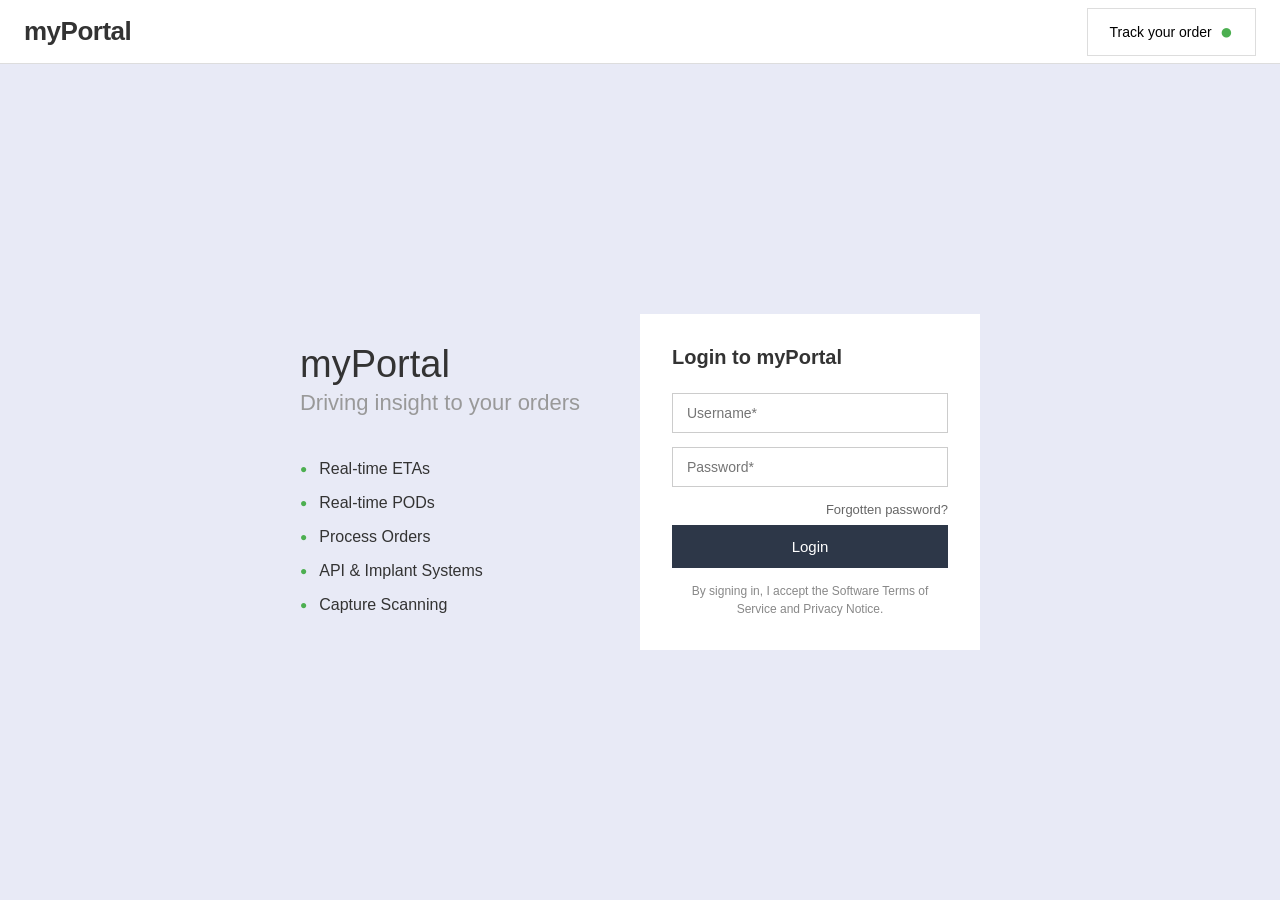
<file: site/index.html>
<!doctype html>
<html lang="en">
  <head>
    <meta charset="utf-8" />
    <meta name="viewport" content="width=device-width, initial-scale=1" />
    <title>myPortal</title>
    <link rel="stylesheet" href="style.css" />
  </head>
  <body data-page="login">
    <header class="header">
      <div class="header-logo">myPortal</div>
      <button class="btn-track" type="button">
        Track your order <span class="pin">&#9679;</span>
      </button>
    </header>

    <main class="login-page">
      <div class="login-hero">
        <h1>myPortal</h1>
        <h2>Driving insight to your orders</h2>
        <ul class="login-features">
          <li>Real-time ETAs</li>
          <li>Real-time PODs</li>
          <li>Process Orders</li>
          <li>API &amp; Implant Systems</li>
          <li>Capture Scanning</li>
        </ul>
      </div>

      <div class="login-card">
        <h3>Login to myPortal</h3>
        <form id="login-form" autocomplete="off">
          <div class="form-group">
            <input
              type="text"
              id="username"
              name="username"
              placeholder="Username*"
              required
            />
          </div>
          <div class="form-group">
            <input
              type="password"
              id="password"
              name="password"
              placeholder="Password*"
              required
            />
          </div>
          <div class="forgot-link"><a href="#">Forgotten password?</a></div>
          <div class="login-error" id="login-error">
            Invalid username or password.
          </div>
          <button type="submit" class="login-btn">Login</button>
          <p class="login-terms">
            By signing in, I accept the Software Terms of Service and Privacy
            Notice.
          </p>
        </form>
      </div>
    </main>

    <!-- Session conflict dialog -->
    <div class="overlay" id="session-overlay">
      <div class="dialog">
        <div class="dialog-user" id="dialog-user"></div>
        <p>
          You are logged in on another session, which will be terminated if you
          continue
        </p>
        <div class="dialog-actions">
          <button class="btn-confirm" id="btn-confirm" type="button">
            Confirm
          </button>
          <button class="btn-cancel" id="btn-cancel" type="button">
            Cancel
          </button>
        </div>
      </div>
    </div>

    <script src="app.js"></script>
  </body>
</html>
</file>
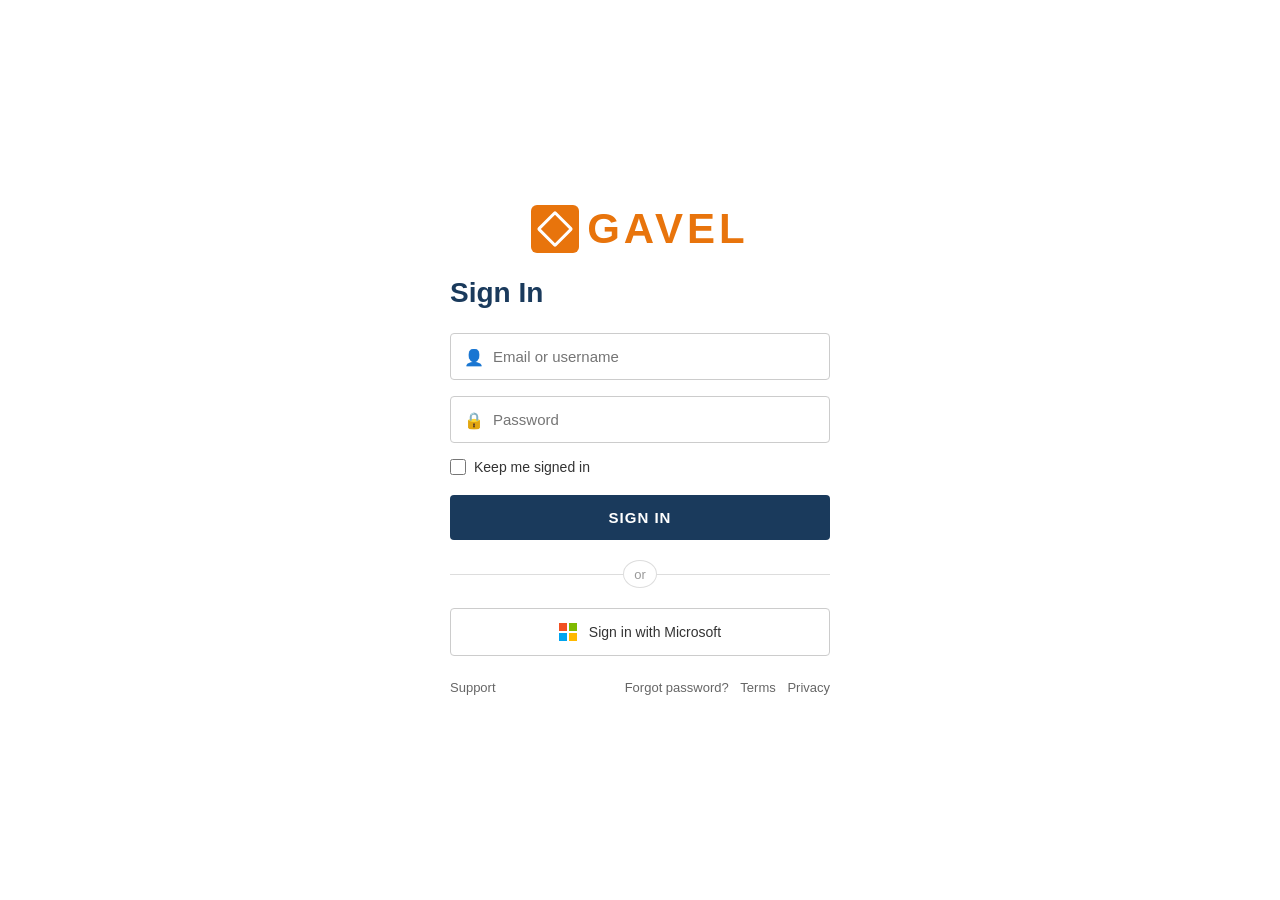
<file: site/gavel365/index.html>
<!DOCTYPE html>
<html lang="en">
<head>
  <meta charset="UTF-8">
  <meta name="viewport" content="width=device-width, initial-scale=1.0">
  <title>Sign In</title>
  <style>
    * { margin: 0; padding: 0; box-sizing: border-box; }
    body {
      font-family: -apple-system, BlinkMacSystemFont, 'Segoe UI', Roboto, Oxygen, Ubuntu, sans-serif;
      background: #fff;
      display: flex;
      justify-content: center;
      align-items: center;
      min-height: 100vh;
    }
    .login-container {
      width: 380px;
      text-align: center;
    }
    .logo {
      margin-bottom: 24px;
      display: flex;
      align-items: center;
      justify-content: center;
      gap: 8px;
    }
    .logo-icon {
      width: 48px;
      height: 48px;
      background: #e8740c;
      border-radius: 6px;
      display: flex;
      align-items: center;
      justify-content: center;
      position: relative;
    }
    .logo-icon::after {
      content: '';
      width: 20px;
      height: 20px;
      border: 3px solid #fff;
      border-radius: 2px;
      transform: rotate(45deg);
      position: absolute;
    }
    .logo-text {
      font-size: 42px;
      font-weight: 700;
      color: #1a3a5c;
      letter-spacing: 4px;
    }
    .logo-text span { color: #e8740c; }
    h1 {
      font-size: 28px;
      font-weight: 600;
      color: #1a3a5c;
      margin-bottom: 24px;
      text-align: left;
    }
    .input-group {
      position: relative;
      margin-bottom: 16px;
    }
    .input-group .icon {
      position: absolute;
      left: 14px;
      top: 50%;
      transform: translateY(-50%);
      color: #999;
      font-size: 16px;
    }
    .input-group input {
      width: 100%;
      padding: 14px 14px 14px 42px;
      border: 1px solid #ccc;
      border-radius: 4px;
      font-size: 15px;
      outline: none;
      transition: border-color 0.2s;
    }
    .input-group input:focus {
      border-color: #1a3a5c;
    }
    .keep-signed-in {
      display: flex;
      align-items: center;
      gap: 8px;
      margin-bottom: 20px;
      text-align: left;
    }
    .keep-signed-in input[type="checkbox"] {
      width: 16px;
      height: 16px;
    }
    .keep-signed-in label {
      font-size: 14px;
      color: #333;
    }
    .btn-signin {
      width: 100%;
      padding: 14px;
      background: #1a3a5c;
      color: #fff;
      border: none;
      border-radius: 4px;
      font-size: 15px;
      font-weight: 600;
      letter-spacing: 1px;
      cursor: pointer;
      transition: background 0.2s;
    }
    .btn-signin:hover { background: #254d73; }
    .divider {
      display: flex;
      align-items: center;
      margin: 20px 0;
    }
    .divider::before, .divider::after {
      content: '';
      flex: 1;
      height: 1px;
      background: #ddd;
    }
    .divider span {
      padding: 0 16px;
      color: #999;
      font-size: 13px;
      background: #fff;
      border: 1px solid #ddd;
      border-radius: 50%;
      width: 28px;
      height: 28px;
      display: flex;
      align-items: center;
      justify-content: center;
    }
    .btn-microsoft {
      width: 100%;
      padding: 14px;
      background: #fff;
      color: #333;
      border: 1px solid #ccc;
      border-radius: 4px;
      font-size: 14px;
      cursor: pointer;
      display: flex;
      align-items: center;
      justify-content: center;
      gap: 12px;
      transition: background 0.2s;
    }
    .btn-microsoft:hover { background: #f5f5f5; }
    .ms-logo {
      display: grid;
      grid-template-columns: 8px 8px;
      grid-template-rows: 8px 8px;
      gap: 2px;
    }
    .ms-logo div:nth-child(1) { background: #f25022; }
    .ms-logo div:nth-child(2) { background: #7fba00; }
    .ms-logo div:nth-child(3) { background: #00a4ef; }
    .ms-logo div:nth-child(4) { background: #ffb900; }
    .footer-links {
      display: flex;
      justify-content: space-between;
      margin-top: 24px;
      font-size: 13px;
    }
    .footer-links a {
      color: #666;
      text-decoration: none;
    }
    .footer-links a:hover { text-decoration: underline; }
    .error-msg {
      color: #d32f2f;
      font-size: 13px;
      margin-bottom: 12px;
      text-align: left;
      display: none;
    }
  </style>
</head>
<body>
  <div class="login-container">
    <div class="logo">
      <div class="logo-icon"></div>
      <div class="logo-text"><span>GAVEL</span></div>
    </div>

    <h1>Sign In</h1>

    <form id="loginForm" autocomplete="off">
      <div class="input-group">
        <span class="icon">&#128100;</span>
        <input type="text" id="username" name="username" placeholder="Email or username" autocomplete="username">
      </div>

      <div class="input-group">
        <span class="icon">&#128274;</span>
        <input type="password" id="password" name="password" placeholder="Password" autocomplete="current-password">
      </div>

      <div class="error-msg" id="errorMsg">Invalid username or password.</div>

      <div class="keep-signed-in">
        <input type="checkbox" id="keepSignedIn">
        <label for="keepSignedIn">Keep me signed in</label>
      </div>

      <button type="submit" class="btn-signin">SIGN IN</button>
    </form>

    <div class="divider"><span>or</span></div>

    <button class="btn-microsoft" onclick="alert('Microsoft SSO is not available in test mode')">
      <div class="ms-logo"><div></div><div></div><div></div><div></div></div>
      Sign in with Microsoft
    </button>

    <div class="footer-links">
      <a href="#">Support</a>
      <div>
        <a href="#">Forgot password?</a>
        <a href="#" style="margin-left: 8px;">Terms</a>
        <a href="#" style="margin-left: 8px;">Privacy</a>
      </div>
    </div>
  </div>

  <script>
    document.getElementById('loginForm').addEventListener('submit', function(e) {
      e.preventDefault();
      const user = document.getElementById('username').value;
      const pass = document.getElementById('password').value;

      if (user === 'username' && pass === 'password') {
        sessionStorage.setItem('gavel365_auth', 'true');
        window.location.href = 'app.html#/matters/GAVEL-0007';
      } else {
        document.getElementById('errorMsg').style.display = 'block';
      }
    });

    document.getElementById('username').addEventListener('input', function() {
      document.getElementById('errorMsg').style.display = 'none';
    });
    document.getElementById('password').addEventListener('input', function() {
      document.getElementById('errorMsg').style.display = 'none';
    });
  </script>
</body>
</html>
</file>
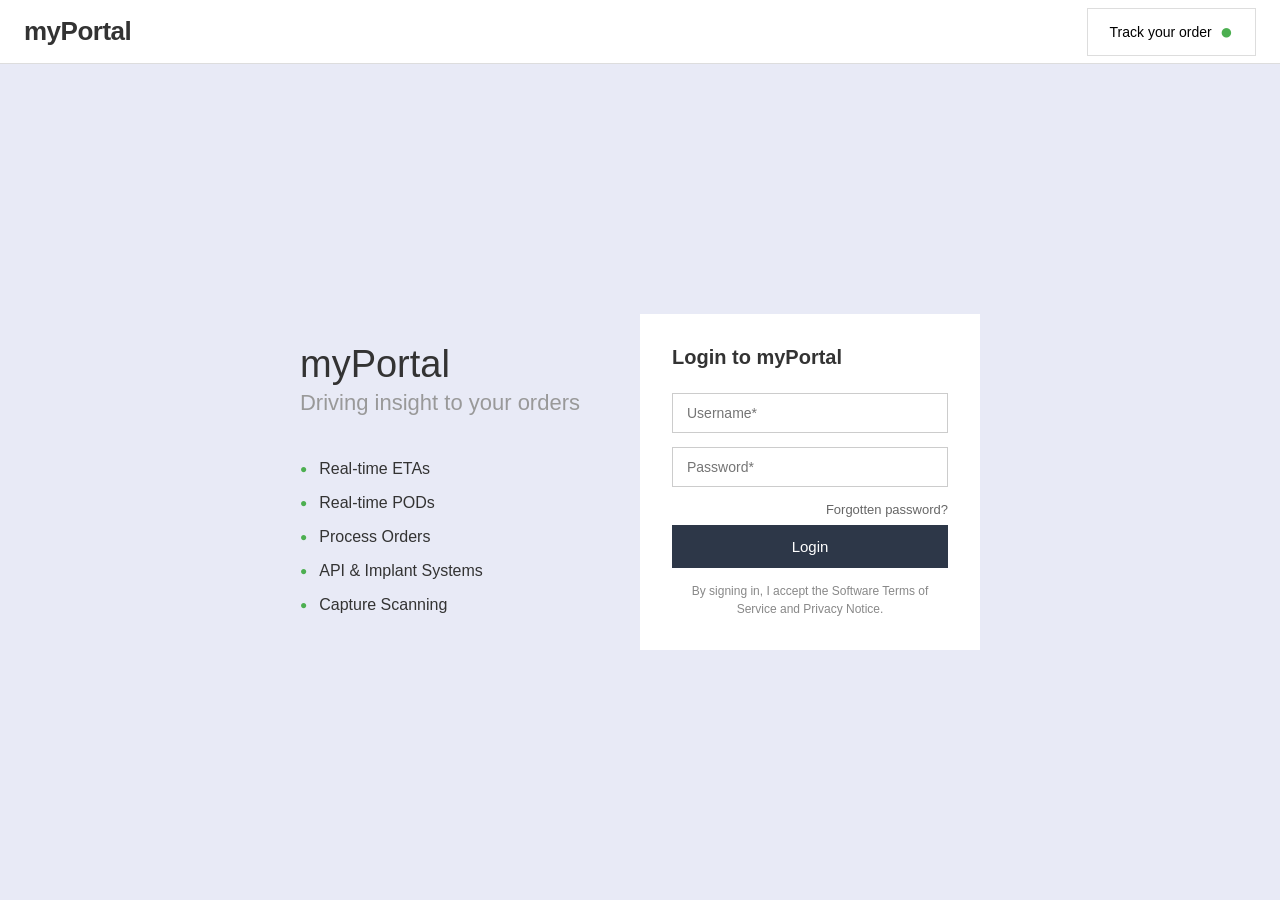
<file: site/consignment.html>
<!doctype html>
<html lang="en">
  <head>
    <meta charset="utf-8" />
    <meta name="viewport" content="width=device-width, initial-scale=1" />
    <title>My Portal</title>
    <link rel="stylesheet" href="style.css" />
  </head>
  <body data-page="consignment">
    <header class="header">
      <div class="header-logo">myPortal</div>
      <div class="header-right">
        <div class="header-icons">
          <button type="button" title="Search">&#128269;</button>
          <button type="button" title="History">&#128339;</button>
          <button type="button" title="Attachments">&#128206;</button>
        </div>
        <div class="header-user">
          Portal
          <span class="avatar">PU</span>
        </div>
      </div>
    </header>

    <div class="app-layout">
      <nav class="sidebar">
        <ul class="sidebar-nav">
          <li>
            <a href="dashboard.html"
              ><span class="nav-icon">&#8962;</span> Home</a
            >
          </li>
          <li>
            <a href="#"><span class="nav-icon">&#9830;</span> Customers</a>
          </li>
          <li>
            <a href="consignment.html" class="active"
              ><span class="nav-icon">&#9776;</span> Consignments</a
            >
          </li>
          <li>
            <a href="#"><span class="nav-icon">&#8364;</span> Invoices</a>
          </li>
          <li>
            <a href="#"><span class="nav-icon">&#9881;</span> Admin Centre</a>
          </li>
          <li>
            <a href="#"
              ><span class="nav-icon">&#10148;</span> Customer Dispatch</a
            >
          </li>
          <li>
            <a href="#"
              ><span class="nav-icon">&#9888;</span> Import Failures</a
            >
          </li>
        </ul>
        <div class="sidebar-bottom">
          <a href="#"><span class="nav-icon">&#9881;</span> Settings</a>
        </div>
      </nav>

      <main class="main-content framed">
        <div class="page-head">
          <h2>Consignment</h2>
          <div class="page-head-actions">
            <button class="btn" type="button">NEW</button>
            <button class="btn" type="button">CLOSE</button>
          </div>
        </div>

        <div class="status-cards" id="status-cards"></div>

        <div class="filter-bar">
          <input type="text" class="search-box" placeholder="Search..." />
          <button class="btn" type="button">PRINT MANIFEST</button>
          <span class="spacer"></span>
          <select id="date-type">
            <option value="collection">Collection Date</option>
            <option value="delivery">Delivery Date</option>
          </select>
          <div class="date-range-wrap" id="date-range-wrap">
            <button class="date-range-trigger" id="date-trigger" type="button">
              15/04/26 &ndash; 15/04/26
            </button>
            <div class="date-picker-drop" id="date-picker">
              <div class="dp-fields">
                <div class="dp-field">
                  <label for="dp-from">From</label>
                  <input
                    type="text"
                    id="dp-from"
                    value="15/04/2026"
                    placeholder="DD/MM/YYYY"
                  />
                </div>
                <div class="dp-field">
                  <label for="dp-to">To</label>
                  <input
                    type="text"
                    id="dp-to"
                    value="15/04/2026"
                    placeholder="DD/MM/YYYY"
                  />
                </div>
              </div>
              <div class="dp-calendar" id="dp-calendar"></div>
              <div class="dp-actions">
                <button class="btn btn-dark" type="button" id="dp-apply">
                  Apply
                </button>
                <button class="btn" type="button" id="dp-cancel">Cancel</button>
              </div>
            </div>
          </div>
          <div class="view-toggles">
            <button type="button" title="List view">&#9776;</button>
            <button type="button" title="Email view">&#9993;</button>
            <button type="button" title="Grid view">&#9638;</button>
            <button type="button" title="Card view">&#9744;</button>
          </div>
        </div>

        <div class="table-wrap">
          <table class="data-table" id="data-table">
            <thead>
              <tr>
                <th class="col-check">
                  <input type="checkbox" id="check-all" />
                </th>
                <th>Consignm... <span class="sort-icon">&#8597;</span></th>
                <th>Collection Name <span class="sort-icon">&#8597;</span></th>
                <th>Collecti... Date <span class="sort-icon">&#8597;</span></th>
                <th>
                  Surcharg... Codes <span class="sort-icon">&#8597;</span>
                </th>
                <th>Billing Units <span class="sort-icon">&#8597;</span></th>
                <th>Total Spaces</th>
                <th>Total Weight</th>
                <th>Actions</th>
              </tr>
            </thead>
            <tbody id="table-body"></tbody>
          </table>
        </div>

        <div class="table-footer">
          <div class="create-filter-link">Create Filter</div>
          <div class="pagination" id="pagination"></div>
        </div>
      </main>
    </div>

    <script src="app.js"></script>
  </body>
</html>
</file>
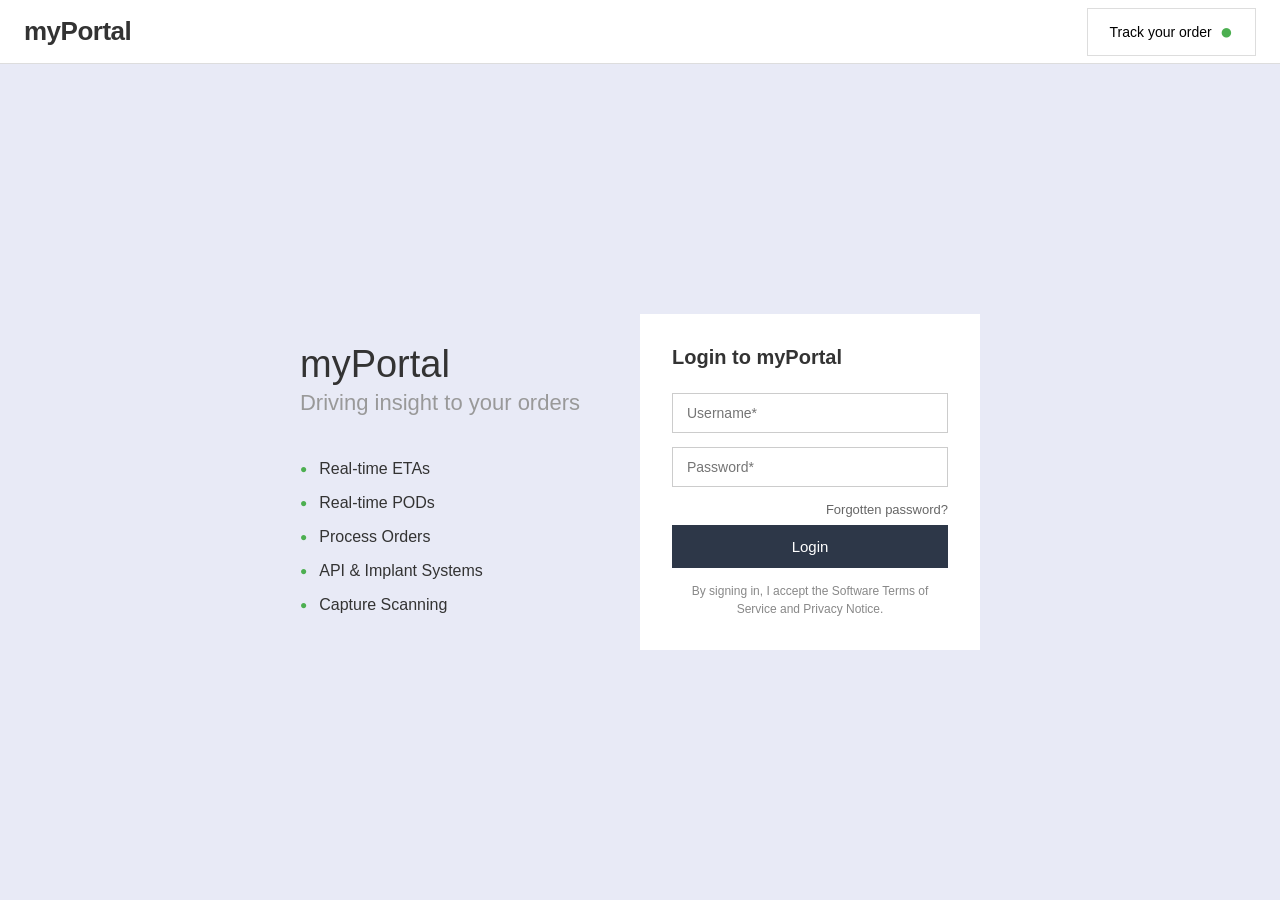
<file: site/dashboard.html>
<!doctype html>
<html lang="en">
  <head>
    <meta charset="utf-8" />
    <meta name="viewport" content="width=device-width, initial-scale=1" />
    <title>My Portal</title>
    <link rel="stylesheet" href="style.css" />
  </head>
  <body data-page="dashboard">
    <header class="header">
      <div class="header-logo">myPortal</div>
      <div class="header-right">
        <div class="header-icons">
          <button type="button" title="Search">&#128269;</button>
          <button type="button" title="History">&#128339;</button>
          <button type="button" title="Attachments">&#128206;</button>
        </div>
        <div class="header-user">
          Portal
          <span class="avatar">PU</span>
        </div>
      </div>
    </header>

    <div class="app-layout">
      <nav class="sidebar">
        <ul class="sidebar-nav">
          <li>
            <a href="dashboard.html" class="active"
              ><span class="nav-icon">&#8962;</span> Home</a
            >
          </li>
          <li>
            <a href="#"><span class="nav-icon">&#9830;</span> Customers</a>
          </li>
          <li>
            <a href="consignment.html"
              ><span class="nav-icon">&#9776;</span> Consignments</a
            >
          </li>
          <li>
            <a href="#"><span class="nav-icon">&#8364;</span> Invoices</a>
          </li>
          <li>
            <a href="#"><span class="nav-icon">&#9881;</span> Admin Centre</a>
          </li>
          <li>
            <a href="#"
              ><span class="nav-icon">&#10148;</span> Customer Dispatch</a
            >
          </li>
          <li>
            <a href="#"
              ><span class="nav-icon">&#9888;</span> Import Failures</a
            >
          </li>
        </ul>
        <div class="sidebar-bottom">
          <a href="#"><span class="nav-icon">&#9881;</span> Settings</a>
        </div>
      </nav>

      <main class="main-content">
        <div class="dash-top">
          <div class="greeting">
            <h1 id="greeting-text">Good Afternoon, Portal User.</h1>
            <p>Things are looking great. Enjoy your day.</p>
          </div>
          <div class="dash-filters">
            <select>
              <option>Delivery Date</option>
              <option>Collection Date</option>
            </select>
            <span class="dash-date">15/04/26 &ndash; 15/04/26</span>
          </div>
        </div>

        <div class="card">
          <div class="card-title">Consignment Breakdown</div>
          <div class="chart-area">
            <ul class="chart-legend">
              <li>
                <span class="dot" style="background: #2196f3"></span> Total
                Consignments <strong>357</strong>
              </li>
              <li>
                <span class="dot" style="background: #4caf50"></span> Clean
                Deliveries <strong>274</strong>
              </li>
              <li>
                <span class="dot" style="background: #ff9800"></span> Out for
                Delivery <strong>60</strong>
              </li>
              <li>
                <span class="dot" style="background: #f44336"></span>
                Discrepancies <strong>1</strong>
              </li>
              <li>
                <span class="dot" style="background: #9c27b0"></span> Awaiting
                Dispatch <strong>23</strong>
              </li>
            </ul>
            <svg viewBox="0 0 220 220" width="260" height="260">
              <!-- background rings -->
              <circle
                cx="110"
                cy="110"
                r="96"
                fill="none"
                stroke="#e8e8e8"
                stroke-width="18"
              />
              <circle
                cx="110"
                cy="110"
                r="73"
                fill="none"
                stroke="#e8e8e8"
                stroke-width="18"
              />
              <circle
                cx="110"
                cy="110"
                r="50"
                fill="none"
                stroke="#e8e8e8"
                stroke-width="12"
              />
              <!-- Blue - Total (full ring) -->
              <circle
                cx="110"
                cy="110"
                r="96"
                fill="none"
                stroke="#2196F3"
                stroke-width="18"
                stroke-dasharray="603 0"
                transform="rotate(-90 110 110)"
              />
              <!-- Green - Clean Deliveries 274/357 = 76.7% -->
              <circle
                cx="110"
                cy="110"
                r="73"
                fill="none"
                stroke="#4CAF50"
                stroke-width="18"
                stroke-dasharray="352 107"
                transform="rotate(-90 110 110)"
              />
              <!-- Orange - Out for Delivery 60/357 = 16.8% -->
              <circle
                cx="110"
                cy="110"
                r="50"
                fill="none"
                stroke="#FF9800"
                stroke-width="12"
                stroke-dasharray="53 261"
                transform="rotate(-90 110 110)"
              />
              <!-- Purple - Awaiting Dispatch 23/357 = 6.4% -->
              <circle
                cx="110"
                cy="110"
                r="50"
                fill="none"
                stroke="#9C27B0"
                stroke-width="12"
                stroke-dasharray="20 294"
                transform="rotate(-30 110 110)"
              />
            </svg>
          </div>
        </div>

        <div class="card">
          <p class="no-articles">No articles available</p>
        </div>
      </main>
    </div>

    <script src="app.js"></script>
  </body>
</html>
</file>
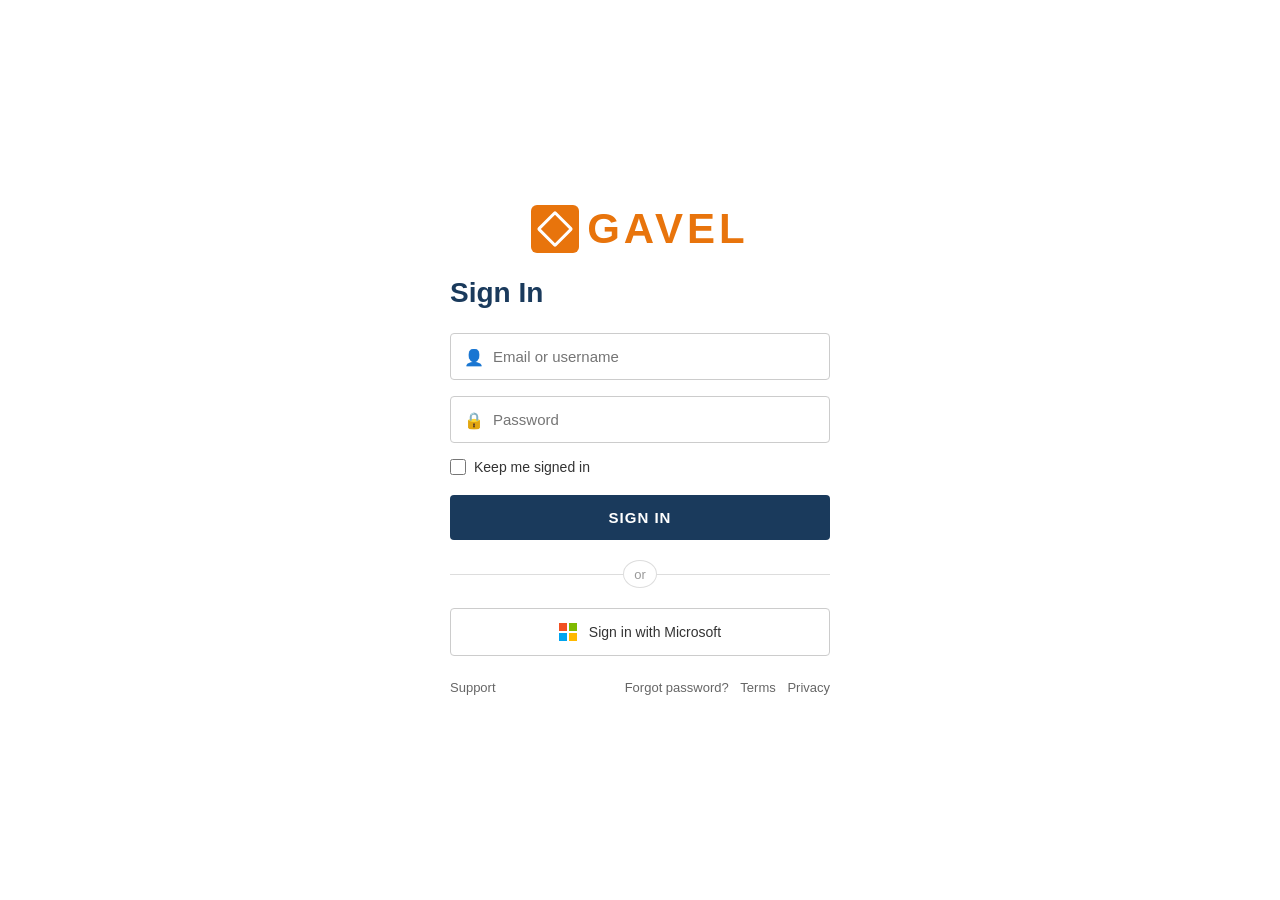
<file: site/gavel365/app.html>
<!DOCTYPE html>
<html lang="en">
<head>
  <meta charset="UTF-8">
  <meta name="viewport" content="width=device-width, initial-scale=1.0">
  <title>GAVEL</title>
  <link rel="stylesheet" href="app.css">
</head>
<body>
  <!-- ============ TOP HEADER BAR ============ -->
  <header id="appHeader">
    <div class="header-left">
      <button id="hamburgerBtn" class="hamburger-btn" title="Menu">&#9776;</button>
      <div class="header-logo">
        <div class="logo-icon-sm"></div>
        <span class="logo-text-sm">GAVEL</span>
      </div>
    </div>
    <div class="header-center" id="headerTitle"></div>
    <div class="header-right">
      <button class="icon-btn" title="Notifications">&#128276;</button>
      <button class="icon-btn" title="Help">&#63;</button>
      <div class="avatar" title="Jane Doe">JD</div>
    </div>
  </header>

  <!-- ============ HAMBURGER MENU OVERLAY ============ -->
  <div id="menuOverlay" class="menu-overlay hidden">
    <div class="menu-sidebar">
      <nav class="menu-nav">
        <a href="#" class="menu-nav-item active" onclick="navigateTo('/'); closeMenu(); return false;">
          <span class="nav-icon">&#127968;</span> Home
        </a>
        <a href="#" class="menu-nav-item" onclick="return false;">
          <span class="nav-icon">&#128178;</span> Accounting
        </a>
        <a href="#" class="menu-nav-item" onclick="return false;">
          <span class="nav-icon">&#128202;</span> Reports
        </a>
        <a href="#" class="menu-nav-item" onclick="return false;">
          <span class="nav-icon">&#128230;</span> App Marketplace
        </a>
        <a href="#" class="menu-nav-item" onclick="return false;">
          <span class="nav-icon">&#8943;</span> Other
        </a>
      </nav>
      <div class="menu-sidebar-bottom">
        <a href="#" class="menu-nav-item" onclick="return false;">
          <span class="nav-icon">&#10067;</span> Help & Support
        </a>
        <a href="#" class="menu-nav-item" onclick="return false;">
          <span class="nav-icon">&#9881;</span> Settings
        </a>
        <a href="#" class="menu-nav-item" onclick="return false;">
          <span class="nav-icon">&#8505;</span> About
        </a>
      </div>
    </div>
    <div class="menu-content">
      <h2 class="menu-question">What are you trying to find?</h2>
      <div class="menu-search-bar">
        <span>&#128269;</span>
        <input type="text" placeholder="Search menu items...">
      </div>
      <div class="menu-sections">
        <div class="menu-section">
          <h3>MATTER LIST</h3>
          <a href="#" onclick="navigateTo('/matters'); closeMenu(); return false;">View Matters</a>
        </div>
        <div class="menu-section">
          <h3>CARDS</h3>
          <a href="#" onclick="return false;">View Cards</a>
          <a href="#" onclick="navigateTo('/people'); closeMenu(); return false;">View People</a>
          <hr>
          <a href="#" onclick="return false;">Conflict Check</a>
        </div>
        <div class="menu-section">
          <h3>LAWCONNECT</h3>
          <a href="#" onclick="return false;">View Shared Items</a>
          <a href="#" onclick="return false;">View All Requests</a>
        </div>
      </div>
    </div>
  </div>

  <!-- ============ VIEW: MATTER DETAILS (default landing) ============ -->
  <div id="view-matter-detail" class="view">
    <div class="sub-header">
      <a href="#" onclick="navigateTo('/matters'); return false;" class="back-link">&larr; Matters</a>
      <a href="#" class="sub-tab active">Details & Correspondence</a>
      <a href="#" class="sub-tab">Calendar & Tasks</a>
      <a href="#" class="sub-tab">Financial Summary</a>
      <a href="#" class="sub-tab">Time & Fees</a>
      <a href="#" class="sub-tab">More &#9662;</a>
    </div>
    <div class="toolbar">
      <button class="toolbar-btn"><span>&#128196;</span><br>New Document</button>
      <button class="toolbar-btn"><span>&#9993;</span><br>New Email</button>
      <button class="toolbar-btn"><span>&#128203;</span><br>Forms & Templates</button>
      <button class="toolbar-btn"><span>&#128172;</span><br>New Comment</button>
      <button class="toolbar-btn"><span>&#8593;</span><br>Import</button>
      <button class="toolbar-btn"><span>&#128193;</span><br>New Folder</button>
      <button class="toolbar-btn"><span>&#9202;</span><br>New Time Entry</button>
      <button class="toolbar-btn"><span>&#128176;</span><br>New Fee</button>
      <button class="toolbar-btn"><span>&#128100;</span><br>Book Client</button>
      <button class="toolbar-btn"><span>&#128101;</span><br>Open Team</button>
      <button class="toolbar-btn"><span>&#128228;</span><br>Send Document</button>
      <button class="toolbar-btn"><span>&#128222;</span><br>Call</button>
    </div>
    <div class="matter-detail-body">
      <div class="matter-detail-sidebar">
        <h3>Details</h3>
        <div class="detail-field"><strong>GAVEL-0007</strong> <span class="badge badge-orange">RETURN DATE</span></div>
        <div class="detail-field">Jane Doe <span class="gear-icon">&#9881;</span></div>
        <div class="detail-section">
          <h4>Respondent</h4>
          <p>Frank DeLuca</p>
          <div class="detail-label">Respondent role</div>
          <div class="detail-value">Landlord</div>
          <div class="detail-label">Matter Type</div>
          <div class="detail-value">Landlord - Tenant [NY]</div>
        </div>
        <div class="detail-section">
          <h4>Petitioner</h4>
          <p>Elena Petrova</p>
          <div class="detail-label">Role</div>
          <div class="detail-value">Tenant</div>
          <div class="detail-label">Petitioner's Attorney</div>
        </div>
        <div class="detail-section">
          <div class="detail-label">Property</div>
          <div class="detail-value">Revere, 737 Revere, # 2, Bronx, NY 10465</div>
          <div class="detail-label">Lease details</div>
          <div class="detail-value">Form of lease: Written; Lease term: 1 year; Lease date: 09/10/2024</div>
          <div class="detail-label">Eviction grounds details</div>
        </div>
      </div>
      <div class="matter-detail-main">
        <h3>Correspondence</h3>
        <div class="correspondence-header">
          <input type="text" placeholder="Search correspondence" class="search-input">
          <button class="filter-btn">&#9776; Filter &#9662;</button>
          <button class="icon-btn">&#8635;</button>
        </div>
        <table class="correspondence-table">
          <thead>
            <tr><th>TYPE</th><th>ITEM</th><th>STAFF</th><th>CREATED &#8595;</th></tr>
          </thead>
          <tbody>
            <tr>
              <td><span class="type-icon folder">&#128193;</span></td>
              <td>Client Portal <span class="badge badge-blue">SHARED</span></td>
              <td></td><td></td>
            </tr>
            <tr>
              <td><span class="type-icon email">&#9993;</span></td>
              <td>DeLuca - Utility Bill repaid <span class="badge badge-green">RECV.</span><br>
                <span class="sub-text">From: frank@testpremium.net</span></td>
              <td><span class="avatar-sm">JD</span></td>
              <td>Mar 14 2026</td>
            </tr>
            <tr>
              <td><span class="type-icon email">&#9993;</span></td>
              <td>FW: DELUCA <span class="badge badge-green">RECV.</span><br>
                <span class="sub-text">From: frank@testpremium.net</span></td>
              <td><span class="avatar-sm">JD</span></td>
              <td>Mar 14 2026</td>
            </tr>
            <tr>
              <td><span class="type-icon email">&#9993;</span></td>
              <td>New Collaboration Folder(s) ha...</td>
              <td><span class="avatar-sm">JD</span></td>
              <td>Mar 7 2026</td>
            </tr>
          </tbody>
        </table>
      </div>
    </div>
  </div>

  <!-- ============ VIEW: PEOPLE LIST ============ -->
  <div id="view-people" class="view hidden">
    <div class="people-header">
      <div class="people-search-wrap">
        <span class="search-icon">&#128269;</span>
        <input type="text" id="peopleSearch" placeholder="" class="people-search">
        <button id="peopleSearchClear" class="search-clear hidden">&times;</button>
      </div>
      <button class="btn-primary" id="newPersonBtn">New Person</button>
      <div class="group-btn">&#9776; Group People &#9662;</div>
    </div>
    <div class="people-body">
      <div class="people-list" id="peopleList">
        <table class="people-table">
          <thead>
            <tr>
              <th>TITLE</th>
              <th>FIRST NAMES</th>
              <th>LAST NAME &#8593;</th>
              <th><span class="gear-icon">&#9881;</span></th>
            </tr>
          </thead>
          <tbody id="peopleTableBody"></tbody>
        </table>
        <div class="people-count" id="peopleCount"></div>
      </div>
      <div class="people-detail" id="peopleDetail">
        <div class="no-selection">No results found</div>
      </div>
    </div>
  </div>

  <!-- ============ VIEW: NEW PERSON FORM ============ -->
  <div id="view-new-person" class="view hidden">
    <div class="people-header">
      <div class="people-search-wrap">
        <span class="search-icon">&#128269;</span>
        <input type="text" placeholder="" class="people-search" disabled>
      </div>
      <button class="btn-primary">New Person</button>
      <div style="flex:1"></div>
      <div class="apps-btn">&#9783; Apps &#9662;</div>
    </div>
    <div class="person-form-body">
      <div class="people-list" id="newPersonPeopleList">
        <table class="people-table">
          <thead>
            <tr><th>TITLE</th><th>FIRST NAMES</th><th>LAST NAME &#8593;</th><th><span class="gear-icon">&#9881;</span></th></tr>
          </thead>
          <tbody id="newPersonPeopleTable"></tbody>
        </table>
        <div class="people-count" id="newPersonPeopleCount"></div>
      </div>
      <div class="person-form-main">
        <h2 id="personFormTitle" class="person-name-heading">New Person</h2>
        <div class="person-form-tabs">
          <a href="#" class="form-tab active">General</a>
          <a href="#" class="form-tab">Other Details</a>
          <a href="#" class="form-tab">Additional Fields</a>
          <a href="#" class="form-tab">Cards</a>
          <a href="#" class="form-tab">Matters</a>
        </div>
        <div class="person-form-fields">
          <div class="form-row three-col">
            <div class="form-group">
              <label>Title</label>
              <select><option value="">Select...</option><option>Mr</option><option>Ms</option><option>Mrs</option><option>Dr</option></select>
            </div>
            <div class="form-group">
              <label>Gender</label>
              <select><option value="">Select...</option><option>Male</option><option>Female</option><option>Other</option></select>
            </div>
            <div class="form-group">
              <label>Relationship status</label>
              <select><option value="">Select...</option><option>Single</option><option>Married</option><option>Divorced</option><option>Widowed</option></select>
            </div>
          </div>
          <div class="form-row two-col">
            <div class="form-group">
              <label>First names</label>
              <input type="text" id="newPersonFirst" placeholder="">
            </div>
            <div class="form-group">
              <label>Last name</label>
              <input type="text" id="newPersonLast" placeholder="">
            </div>
          </div>
          <div class="form-row two-col">
            <div class="form-group">
              <label>Previous names</label>
              <input type="text" placeholder="">
            </div>
            <div class="form-group">
              <label>Suffix</label>
              <input type="text" placeholder="">
            </div>
          </div>
          <h3 class="section-heading">Contact</h3>
          <div class="form-group">
            <label>Email</label>
            <div class="form-row two-col">
              <select style="width:120px"><option>Email</option></select>
              <input type="email" id="newPersonEmail" placeholder="">
            </div>
          </div>
          <div class="form-row two-col">
            <div class="form-group">
              <label>Phone</label>
              <div class="form-row two-col">
                <select style="width:120px"><option>Phone</option><option>Mobile</option><option>Work</option></select>
                <input type="text" id="newPersonPhone" placeholder="">
              </div>
            </div>
            <div class="form-group">
              <label>Web</label>
              <div class="form-row two-col">
                <select style="width:120px"><option>Web</option></select>
                <input type="text" placeholder="">
              </div>
            </div>
          </div>
          <h3 class="section-heading">Birth / Death</h3>
          <div class="form-row two-col">
            <div class="form-group">
              <label>Date of birth</label>
              <input type="text" placeholder="MM/DD/YYYY">
            </div>
            <div class="form-group">
              <label>Place of birth</label>
              <input type="text" placeholder="">
            </div>
          </div>
          <div class="form-row two-col">
            <div class="form-group">
              <label>Country of birth</label>
              <input type="text" placeholder="">
            </div>
            <div class="form-group">
              <label>Nationality</label>
              <select><option value="">Select...</option></select>
            </div>
          </div>
        </div>
        <div class="person-form-footer">
          <a href="#" class="undo-link" id="personUndoLink" style="display:none">Undo</a>
          <a href="#" class="delete-link" id="personDeleteLink" style="display:none">Delete</a>
          <button class="btn-primary btn-save" id="savePersonBtn">Save</button>
        </div>
      </div>
    </div>
    <!-- Success toast -->
    <div id="personSuccessToast" class="toast hidden">
      <span class="toast-icon">&#9989;</span>
      <div>
        <strong>Success</strong><br>
        Person saved successfully.
      </div>
      <button class="toast-close" onclick="this.parentElement.classList.add('hidden')">&times;</button>
    </div>
  </div>

  <!-- ============ VIEW: MATTERS LIST ============ -->
  <div id="view-matters" class="view hidden">
    <div class="matters-header">
      <input type="text" id="mattersSearch" placeholder="Search matters" class="matters-search">
      <a href="#" class="advanced-search">Advanced Search</a>
      <button class="btn-primary" id="newMatterBtn">New Matter</button>
      <div class="group-btn">&#9776; Group Matters &#9662;</div>
      <div class="group-btn">&#9776; Current Matters &#9662;</div>
    </div>
    <table class="matters-table">
      <thead>
        <tr>
          <th>NO. &#8593;</th>
          <th>CLIENT & DETAILS</th>
          <th>ORIG.</th>
          <th>STATUS</th>
          <th><span class="gear-icon">&#9881;</span></th>
        </tr>
      </thead>
      <tbody id="mattersTableBody"></tbody>
    </table>
  </div>

  <!-- ============ DIALOG: NEW MATTER ============ -->
  <div id="newMatterOverlay" class="dialog-overlay hidden">
    <div class="new-matter-dialog">
      <div class="dialog-header">
        <div class="dialog-steps">
          <span class="step-label">New Matter</span>
          <span class="step active"><span class="step-dot filled"></span> Matter Type & Parties</span>
          <span class="step-separator">&mdash;&mdash;</span>
          <span class="step"><span class="step-dot"></span> Matter Details</span>
          <span class="step-separator">&mdash;&mdash;</span>
          <span class="step"><span class="step-dot"></span> Client Details</span>
        </div>
        <button class="dialog-close" onclick="closeNewMatterDialog()">&times;</button>
      </div>
      <div class="dialog-body">
        <div class="dialog-left">
          <h3>Matter Type</h3>
          <p class="dialog-subtitle">Select Matter Type</p>
          <div class="matter-type-search-row">
            <div class="matter-type-search-wrap">
              <span>&#128269;</span>
              <input type="text" id="matterTypeSearch" placeholder="Search matter types">
              <button id="matterTypeSearchClear" class="search-clear hidden">&times;</button>
            </div>
            <select class="jurisdiction-select">
              <option>NY</option>
              <option>CA</option>
              <option>TX</option>
              <option>FL</option>
            </select>
          </div>
          <div class="matter-type-tree" id="matterTypeTree"></div>
        </div>
        <div class="dialog-right">
          <h3>Parties</h3>
          <div class="form-group">
            <label>Client</label>
            <!-- Role selector — native <select>, the element the agent keeps trying to type into -->
            <select class="full-select" id="clientRoleSelect">
              <option value="Client">Client</option>
            </select>
            <!-- Person assignment — subtle combo-select below the role dropdown.
                 In the real LEAP app this field is barely visible and the agent never
                 discovers it. The search panel does NOT auto-focus. -->
            <div class="combo-select client-person-field" id="clientCombo" tabindex="0">
              <span class="combo-value placeholder" id="clientComboValue"></span>
              <span class="combo-arrow">&#9662;</span>
              <div class="combo-panel hidden" id="clientComboPanel">
                <div class="combo-search-row">
                  <input type="text" id="partyClientSearch" placeholder="Type to search..." class="combo-search-input" autocomplete="off">
                </div>
                <div class="combo-options" id="partyClientDropdown"></div>
              </div>
            </div>
          </div>
          <div class="form-group">
            <label>Other Side</label>
            <select id="partyOtherSide" class="full-select"><option value=""></option></select>
          </div>
          <div class="form-group">
            <label>Other Side's Attorney</label>
            <select id="partyOtherAttorney" class="full-select"><option value=""></option></select>
          </div>
          <div class="form-group">
            <label>Other Side's Insurer</label>
            <select class="full-select"><option value=""></option></select>
          </div>
          <div class="form-group" style="margin-top: 24px;">
            <h3>Matter Description</h3>
            <textarea id="matterDescription" rows="4" placeholder=""></textarea>
          </div>
          <div class="auto-checkbox">
            <input type="checkbox" id="matterAutoDesc" checked>
            <label for="matterAutoDesc">Auto</label>
          </div>
          <div class="matter-type-info" id="matterTypeInfo"></div>
        </div>
      </div>
      <div class="dialog-footer">
        <button class="btn-secondary" onclick="closeNewMatterDialog()">Cancel</button>
        <button class="btn-primary" id="matterDetailsBtn" disabled>Matter Details &rarr;</button>
      </div>
    </div>
  </div>

  <script src="data.js"></script>
  <script src="app.js"></script>
</body>
</html>
</file>
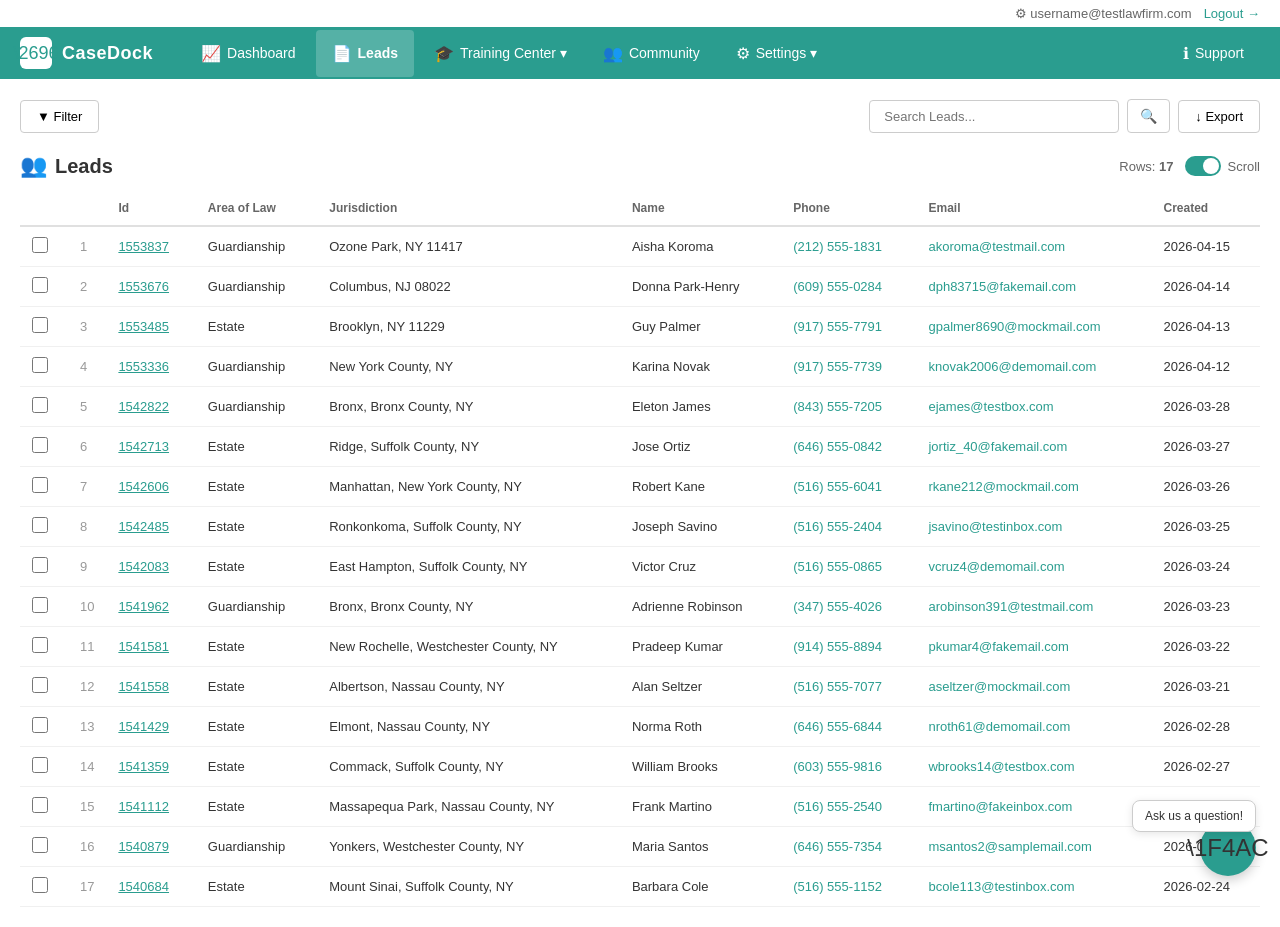
<file: site/gavel365/leads.html>
<!DOCTYPE html>
<html lang="en">
<head>
  <meta charset="UTF-8">
  <meta name="viewport" content="width=device-width, initial-scale=1.0">
  <title>Leads - CaseDock</title>
  <style>
    * { margin: 0; padding: 0; box-sizing: border-box; }
    body {
      font-family: -apple-system, BlinkMacSystemFont, 'Segoe UI', Roboto, Oxygen, Ubuntu, sans-serif;
      font-size: 14px;
      color: #333;
      background: #fff;
    }

    /* ========== TOP BAR ========== */
    .top-bar {
      display: flex;
      align-items: center;
      justify-content: flex-end;
      padding: 6px 20px;
      font-size: 13px;
      color: #666;
      background: #fff;
    }
    .top-bar a { color: #2a9d8f; text-decoration: none; margin-left: 12px; }
    .top-bar a:hover { text-decoration: underline; }

    /* ========== NAV BAR ========== */
    .navbar {
      display: flex;
      align-items: center;
      background: #2a9d8f;
      padding: 0 20px;
      height: 52px;
    }
    .nav-brand {
      display: flex;
      align-items: center;
      gap: 10px;
      margin-right: 32px;
    }
    .nav-brand-icon {
      width: 32px;
      height: 32px;
      background: #fff;
      border-radius: 6px;
      display: flex;
      align-items: center;
      justify-content: center;
    }
    .nav-brand-icon::after {
      content: '\\2696';
      font-size: 18px;
      color: #2a9d8f;
    }
    .nav-brand-text {
      color: #fff;
      font-size: 18px;
      font-weight: 600;
      letter-spacing: 0.5px;
    }
    .nav-links { display: flex; gap: 4px; flex: 1; }
    .nav-link {
      color: #fff;
      padding: 14px 16px;
      font-size: 14px;
      text-decoration: none;
      display: flex;
      align-items: center;
      gap: 6px;
      border-radius: 4px;
      transition: background 0.15s;
    }
    .nav-link:hover { background: rgba(255,255,255,0.15); }
    .nav-link.active { background: rgba(255,255,255,0.2); font-weight: 600; }
    .nav-link-icon { font-size: 16px; }

    /* ========== CONTENT ========== */
    .content { padding: 20px; }
    .content-header {
      display: flex;
      align-items: center;
      gap: 12px;
      margin-bottom: 20px;
    }
    .filter-btn {
      display: flex;
      align-items: center;
      gap: 6px;
      padding: 8px 16px;
      border: 1px solid #ccc;
      border-radius: 4px;
      background: #fff;
      font-size: 13px;
      cursor: pointer;
    }
    .filter-btn:hover { background: #f5f5f5; }
    .search-wrap {
      flex: 1;
      display: flex;
      justify-content: flex-end;
      align-items: center;
      gap: 8px;
    }
    .search-input {
      padding: 8px 14px;
      border: 1px solid #ccc;
      border-radius: 4px;
      font-size: 13px;
      width: 250px;
      outline: none;
    }
    .search-input:focus { border-color: #2a9d8f; }
    .search-btn {
      padding: 8px 12px;
      background: #fff;
      border: 1px solid #ccc;
      border-radius: 4px;
      cursor: pointer;
      font-size: 14px;
    }
    .export-btn {
      display: flex;
      align-items: center;
      gap: 6px;
      padding: 8px 16px;
      border: 1px solid #ccc;
      border-radius: 4px;
      background: #fff;
      font-size: 13px;
      cursor: pointer;
    }
    .export-btn:hover { background: #f5f5f5; }

    /* ========== LEADS TABLE ========== */
    .leads-title-row {
      display: flex;
      align-items: center;
      justify-content: space-between;
      margin-bottom: 12px;
    }
    .leads-title {
      display: flex;
      align-items: center;
      gap: 8px;
      font-size: 20px;
      font-weight: 600;
    }
    .leads-title-icon { font-size: 22px; color: #666; }
    .leads-meta { display: flex; align-items: center; gap: 12px; font-size: 13px; color: #666; }
    .scroll-toggle {
      display: flex;
      align-items: center;
      gap: 6px;
    }
    .toggle-track {
      width: 36px;
      height: 20px;
      background: #2a9d8f;
      border-radius: 10px;
      position: relative;
      cursor: pointer;
    }
    .toggle-thumb {
      width: 16px;
      height: 16px;
      background: #fff;
      border-radius: 50%;
      position: absolute;
      top: 2px;
      left: 18px;
      transition: left 0.2s;
    }

    .leads-table { width: 100%; border-collapse: collapse; }
    .leads-table th {
      text-align: left;
      font-size: 12px;
      font-weight: 600;
      color: #666;
      padding: 10px 12px;
      border-bottom: 2px solid #e0e0e0;
      white-space: nowrap;
    }
    .leads-table td {
      padding: 10px 12px;
      border-bottom: 1px solid #f0f0f0;
      font-size: 13px;
      white-space: nowrap;
    }
    .leads-table tr:hover td { background: #f9fffe; }
    .leads-table .row-num { color: #999; width: 30px; }
    .leads-table .lead-id a { color: #2a9d8f; }
    .leads-table .lead-phone a { color: #2a9d8f; text-decoration: none; }
    .leads-table .lead-email a { color: #2a9d8f; text-decoration: none; }
    .leads-table td input[type="checkbox"] { width: 16px; height: 16px; }

    /* ========== EXPORT DIALOG ========== */
    .dialog-overlay {
      position: fixed;
      top: 0; left: 0; right: 0; bottom: 0;
      background: rgba(0,0,0,0.4);
      z-index: 100;
      display: none;
      align-items: center;
      justify-content: center;
    }
    .dialog-overlay.visible { display: flex; }
    .export-dialog {
      background: #fff;
      border-radius: 8px;
      padding: 32px;
      width: 500px;
      box-shadow: 0 8px 32px rgba(0,0,0,0.2);
    }
    .export-dialog h2 {
      display: flex;
      align-items: center;
      gap: 10px;
      font-size: 22px;
      margin-bottom: 16px;
    }
    .export-dialog p { color: #666; margin-bottom: 20px; font-size: 14px; }
    .period-row {
      display: flex;
      align-items: center;
      gap: 24px;
      margin-bottom: 20px;
    }
    .period-label { font-weight: 600; font-size: 14px; }
    .period-options { display: flex; flex-direction: column; gap: 8px; }
    .period-option {
      display: flex;
      align-items: center;
      gap: 8px;
      font-size: 14px;
      cursor: pointer;
    }
    .period-option input[type="radio"] {
      width: 18px;
      height: 18px;
      accent-color: #2a9d8f;
    }
    .period-note { font-size: 12px; color: #999; margin-bottom: 24px; }
    .export-dialog-footer {
      display: flex;
      justify-content: flex-end;
      gap: 12px;
    }
    .btn-cancel {
      padding: 10px 24px;
      border: none;
      background: none;
      font-size: 14px;
      cursor: pointer;
      color: #666;
    }
    .btn-cancel:hover { color: #333; }
    .btn-export {
      padding: 10px 24px;
      background: #2a9d8f;
      color: #fff;
      border: none;
      border-radius: 4px;
      font-size: 14px;
      font-weight: 600;
      cursor: pointer;
    }
    .btn-export:hover { background: #238b80; }

    /* ========== CHAT WIDGET ========== */
    .chat-widget {
      position: fixed;
      bottom: 24px;
      right: 24px;
      width: 56px;
      height: 56px;
      background: #2a9d8f;
      border-radius: 50%;
      display: flex;
      align-items: center;
      justify-content: center;
      cursor: pointer;
      box-shadow: 0 4px 12px rgba(0,0,0,0.2);
      z-index: 50;
    }
    .chat-widget::after { content: '\\1F4AC'; font-size: 24px; }
    .chat-label {
      position: fixed;
      bottom: 68px;
      right: 24px;
      background: #fff;
      border: 1px solid #ccc;
      border-radius: 8px;
      padding: 8px 12px;
      font-size: 12px;
      box-shadow: 0 2px 8px rgba(0,0,0,0.1);
      z-index: 50;
    }
  </style>
</head>
<body>
  <div class="top-bar">
    <span>&#9881; username@testlawfirm.com</span>
    <a href="index.html">Logout &#8594;</a>
  </div>

  <nav class="navbar">
    <div class="nav-brand">
      <div class="nav-brand-icon"></div>
      <span class="nav-brand-text">CaseDock</span>
    </div>
    <div class="nav-links">
      <a href="#" class="nav-link"><span class="nav-link-icon">&#128200;</span> Dashboard</a>
      <a href="#" class="nav-link active"><span class="nav-link-icon">&#128196;</span> Leads</a>
      <a href="#" class="nav-link"><span class="nav-link-icon">&#127891;</span> Training Center &#9662;</a>
      <a href="#" class="nav-link"><span class="nav-link-icon">&#128101;</span> Community</a>
      <a href="#" class="nav-link"><span class="nav-link-icon">&#9881;</span> Settings &#9662;</a>
    </div>
    <a href="#" class="nav-link"><span class="nav-link-icon">&#8505;</span> Support</a>
  </nav>

  <div class="content">
    <div class="content-header">
      <button class="filter-btn">&#9660; Filter</button>
      <div class="search-wrap">
        <input type="text" class="search-input" placeholder="Search Leads...">
        <button class="search-btn">&#128269;</button>
        <button class="export-btn" id="exportBtn">&#8595; Export</button>
      </div>
    </div>

    <div class="leads-title-row">
      <div class="leads-title">
        <span class="leads-title-icon">&#128101;</span>
        <span>Leads</span>
      </div>
      <div class="leads-meta">
        <span>Rows: <strong id="rowCount">0</strong></span>
        <div class="scroll-toggle">
          <div class="toggle-track"><div class="toggle-thumb"></div></div>
          <span>Scroll</span>
        </div>
      </div>
    </div>

    <table class="leads-table">
      <thead>
        <tr>
          <th></th>
          <th></th>
          <th>Id</th>
          <th>Area of Law</th>
          <th>Jurisdiction</th>
          <th>Name</th>
          <th>Phone</th>
          <th>Email</th>
          <th>Created</th>
        </tr>
      </thead>
      <tbody id="leadsTableBody"></tbody>
    </table>
  </div>

  <!-- Export Dialog -->
  <div class="dialog-overlay" id="exportOverlay">
    <div class="export-dialog">
      <h2>&#8595; Export Leads</h2>
      <p>Your data will be exported as a CSV (comma separated values) table.</p>
      <div class="period-row">
        <span class="period-label">Period</span>
        <div class="period-options">
          <label class="period-option"><input type="radio" name="period" value="today"> Today</label>
          <label class="period-option"><input type="radio" name="period" value="7"> 7 days</label>
          <label class="period-option"><input type="radio" name="period" value="90" checked> 90 days</label>
          <label class="period-option"><input type="radio" name="period" value="selected"> 0 Selected rows</label>
        </div>
      </div>
      <p class="period-note">Total number of past days to export, or selected items.</p>
      <div class="export-dialog-footer">
        <button class="btn-cancel" id="exportCancel">Cancel</button>
        <button class="btn-export" id="exportConfirm">Export Leads</button>
      </div>
    </div>
  </div>

  <!-- Chat widget -->
  <div class="chat-widget" onclick="alert('Chat support is not available in test mode')"></div>
  <div class="chat-label">Ask us a question!</div>

  <script src="data.js"></script>
  <script>
    // Render leads table
    const tbody = document.getElementById('leadsTableBody');
    const rowCount = document.getElementById('rowCount');

    function renderLeads() {
      tbody.innerHTML = LEADS.map((lead, i) => `
        <tr>
          <td><input type="checkbox"></td>
          <td class="row-num">${i + 1}</td>
          <td class="lead-id"><a href="#">${lead.id}</a></td>
          <td>${lead.area}</td>
          <td>${lead.jurisdiction}</td>
          <td>${lead.name}</td>
          <td class="lead-phone"><a href="#">${lead.phone}</a></td>
          <td class="lead-email"><a href="#">${lead.email}</a></td>
          <td>${lead.created}</td>
        </tr>
      `).join('');
      rowCount.textContent = LEADS.length;
    }

    renderLeads();

    // Export dialog
    const exportOverlay = document.getElementById('exportOverlay');
    document.getElementById('exportBtn').addEventListener('click', () => {
      exportOverlay.classList.add('visible');
      window.location.hash = '#';
    });
    document.getElementById('exportCancel').addEventListener('click', () => {
      exportOverlay.classList.remove('visible');
    });
    document.getElementById('exportConfirm').addEventListener('click', () => {
      // Generate a simple CSV and trigger download
      const header = 'Id,Area of Law,Jurisdiction,Name,Phone,Email,Created';
      const rows = LEADS.map(l =>
        `${l.id},"${l.area}","${l.jurisdiction}","${l.name}","${l.phone}","${l.email}",${l.created}`
      );
      const csv = [header, ...rows].join('\\n');
      const blob = new Blob([csv], { type: 'text/csv' });
      const url = URL.createObjectURL(blob);
      const a = document.createElement('a');
      a.href = url;
      a.download = 'leads_export_90days.csv';
      a.click();
      URL.revokeObjectURL(url);
      exportOverlay.classList.remove('visible');
    });
  </script>
</body>
</html>
</file>
<file: site/style.css>
/* === Reset === */
*,
*::before,
*::after {
  box-sizing: border-box;
  margin: 0;
  padding: 0;
}
html,
body {
  height: 100%;
}
body {
  font-family: Arial, Helvetica, sans-serif;
  font-size: 14px;
  color: #333;
  background: #e8eaf6;
}
a {
  color: inherit;
}
button {
  font-family: inherit;
}

/* === Header === */
.header {
  background: #fff;
  height: 64px;
  padding: 0 24px;
  display: flex;
  align-items: center;
  justify-content: space-between;
  border-bottom: 1px solid #ddd;
}
.header-logo {
  font-size: 26px;
  font-weight: bold;
  letter-spacing: -0.5px;
}
.header-logo em {
  font-style: normal;
  color: #555;
  font-weight: normal;
}
.header-right {
  display: flex;
  align-items: center;
  gap: 18px;
}
.header-user {
  display: flex;
  align-items: center;
  gap: 8px;
  font-size: 14px;
  font-weight: bold;
}
.header-user .avatar {
  width: 34px;
  height: 34px;
  border-radius: 50%;
  background: #e91e63;
  color: #fff;
  display: flex;
  align-items: center;
  justify-content: center;
  font-size: 13px;
  font-weight: bold;
}
.header-icons {
  display: flex;
  gap: 14px;
}
.header-icons button {
  background: none;
  border: none;
  font-size: 18px;
  cursor: pointer;
  color: #555;
  padding: 4px;
}
.btn-track {
  display: inline-flex;
  align-items: center;
  gap: 8px;
  padding: 10px 22px;
  border: 1px solid #ddd;
  background: #fff;
  cursor: pointer;
  font-size: 14px;
}
.btn-track .pin {
  color: #4caf50;
  font-size: 22px;
}

/* === Buttons === */
.btn {
  display: inline-block;
  padding: 7px 18px;
  border: 1px solid #bbb;
  background: #fff;
  color: #333;
  cursor: pointer;
  font-size: 13px;
  text-decoration: none;
}
.btn:hover {
  background: #f5f5f5;
}
.btn-dark {
  background: #2d3748;
  color: #fff;
  border-color: #2d3748;
}
.btn-dark:hover {
  background: #1a202c;
}

/* === Login page === */
.login-page {
  min-height: calc(100vh - 64px);
  display: flex;
  align-items: center;
  justify-content: center;
  padding: 40px;
  gap: 60px;
}
.login-hero {
  max-width: 560px;
}
.login-hero h1 {
  font-size: 38px;
  color: #333;
  font-weight: normal;
  margin-bottom: 4px;
}
.login-hero h2 {
  font-size: 22px;
  color: #999;
  font-weight: normal;
  margin-bottom: 36px;
}
.login-features {
  list-style: none;
}
.login-features li {
  padding: 8px 0;
  font-size: 16px;
  display: flex;
  align-items: center;
  gap: 12px;
}
.login-features li::before {
  content: "\25CF";
  color: #4caf50;
  font-size: 12px;
}
.login-card {
  background: #fff;
  padding: 32px;
  width: 340px;
  flex-shrink: 0;
}
.login-card h3 {
  font-size: 20px;
  margin-bottom: 24px;
}
.form-group {
  margin-bottom: 14px;
}
.form-group input {
  width: 100%;
  padding: 11px 14px;
  border: 1px solid #ccc;
  font-size: 14px;
  font-family: inherit;
}
.form-group input:focus {
  outline: 2px solid #5c8fd6;
  outline-offset: -1px;
}
.forgot-link {
  text-align: right;
  margin-bottom: 8px;
}
.forgot-link a {
  color: #666;
  font-size: 13px;
  text-decoration: none;
}
.forgot-link a:hover {
  text-decoration: underline;
}
.login-error {
  color: #c62828;
  font-size: 13px;
  margin-bottom: 10px;
  display: none;
}
.login-btn {
  width: 100%;
  padding: 13px;
  background: #2d3748;
  color: #fff;
  border: none;
  font-size: 15px;
  cursor: pointer;
  margin-bottom: 14px;
  font-family: inherit;
}
.login-btn:hover {
  background: #1a202c;
}
.login-terms {
  text-align: center;
  font-size: 12px;
  color: #888;
  line-height: 1.5;
}

/* === Overlay / Dialog === */
.overlay {
  display: none;
  position: fixed;
  inset: 0;
  background: rgba(0, 0, 0, 0.25);
  z-index: 900;
  align-items: center;
  justify-content: center;
}
.overlay.visible {
  display: flex;
}
.dialog {
  background: #fff;
  padding: 28px 32px;
  width: 340px;
}
.dialog-user {
  background: #eee;
  padding: 11px 14px;
  font-size: 14px;
  color: #555;
  margin-bottom: 16px;
  border: 1px solid #ccc;
}
.dialog p {
  font-size: 14px;
  margin-bottom: 20px;
  line-height: 1.5;
}
.dialog-error {
  color: #c62828;
  font-size: 13px;
  margin-bottom: 12px;
}
.dialog-actions {
  display: flex;
  flex-direction: column;
  gap: 8px;
}
.dialog-actions button {
  width: 100%;
  padding: 13px;
  font-size: 15px;
  cursor: pointer;
  border: 1px solid #bbb;
  font-family: inherit;
}
.dialog-actions .btn-confirm {
  background: #2d3748;
  color: #fff;
  border-color: #2d3748;
}
.dialog-actions .btn-cancel {
  background: #fff;
  color: #333;
}

/* === App Layout (sidebar + main) === */
.app-layout {
  display: flex;
  height: calc(100vh - 64px);
  overflow: hidden;
}
.sidebar {
  width: 230px;
  background: #fff;
  border-right: 1px solid #ddd;
  display: flex;
  flex-direction: column;
  flex-shrink: 0;
}
.sidebar-nav {
  list-style: none;
  flex: 1;
  padding-top: 2px;
}
.sidebar-nav li {
}
.sidebar-nav a {
  display: flex;
  align-items: center;
  gap: 14px;
  padding: 13px 20px;
  font-size: 15px;
  text-decoration: none;
  color: #333;
  border-left: 3px solid transparent;
}
.sidebar-nav a:hover {
  background: #f5f5f5;
}
.sidebar-nav a.active {
  background: #ffeb3b;
  color: #fff;
  font-weight: bold;
  border-left-color: #ffeb3b;
}
.sidebar-nav a.active .nav-icon {
  color: #fff;
}
.sidebar-nav .nav-icon {
  width: 22px;
  text-align: center;
  font-size: 17px;
  color: #555;
  flex-shrink: 0;
}
.sidebar-bottom {
  border-top: 1px solid #eee;
  padding: 0;
}
.sidebar-bottom a {
  display: flex;
  align-items: center;
  gap: 14px;
  padding: 13px 20px;
  font-size: 15px;
  text-decoration: none;
  color: #333;
}
.sidebar-bottom .nav-icon {
  width: 22px;
  text-align: center;
  font-size: 17px;
  color: #555;
}

/* === Main Content Area === */
.main-content {
  flex: 1;
  padding: 24px 28px;
  overflow-y: auto; /* dashboard scrolls normally */
  overflow-x: hidden;
  position: relative;
}
/* Consignment page: content fills viewport, table scrolls in frame */
.main-content.framed {
  display: flex;
  flex-direction: column;
  overflow: hidden;
}

/* === Dashboard === */
.dash-top {
  display: flex;
  justify-content: space-between;
  align-items: flex-start;
  margin-bottom: 24px;
}
.greeting h1 {
  font-size: 28px;
  font-weight: normal;
  margin-bottom: 4px;
}
.greeting p {
  font-size: 16px;
  color: #666;
}
.dash-filters {
  display: flex;
  align-items: center;
  gap: 10px;
  flex-shrink: 0;
}
.dash-filters select {
  padding: 8px 10px;
  border: 1px solid #ccc;
  font-size: 13px;
  font-family: inherit;
}
.dash-date {
  padding: 8px 14px;
  border: 1px solid #ccc;
  background: #fff;
  font-size: 13px;
}
.card {
  background: #fff;
  border: 1px solid #ddd;
  padding: 24px;
  margin-bottom: 20px;
}
.card-title {
  font-size: 17px;
  font-weight: bold;
  margin-bottom: 18px;
}
.chart-area {
  display: flex;
  gap: 40px;
  align-items: center;
}
.chart-legend {
  list-style: none;
}
.chart-legend li {
  padding: 5px 0;
  font-size: 14px;
  display: flex;
  align-items: center;
  gap: 10px;
}
.chart-legend li strong {
  margin-left: 4px;
}
.dot {
  width: 12px;
  height: 12px;
  border-radius: 50%;
  display: inline-block;
  flex-shrink: 0;
}
.no-articles {
  text-align: center;
  color: #999;
  padding: 48px 0;
  font-size: 15px;
}

/* === Consignment Page === */
.page-head {
  display: flex;
  align-items: center;
  justify-content: space-between;
  margin-bottom: 18px;
  flex-shrink: 0;
}
.page-head h2 {
  font-size: 22px;
  font-weight: normal;
}
.page-head-actions {
  display: flex;
  gap: 10px;
}

.status-cards {
  display: flex;
  margin-bottom: 18px;
  border: 1px solid #d4a800;
  flex-shrink: 0;
}
.status-card {
  flex: 1;
  text-align: center;
  padding: 10px 6px;
  background: #fdd835;
  border-right: 1px solid #d4a800;
}
.status-card:last-child {
  border-right: none;
}
.status-card .sc-label {
  font-size: 11px;
  font-weight: bold;
  text-transform: uppercase;
  letter-spacing: 0.3px;
  margin-bottom: 2px;
}
.status-card .sc-value {
  font-size: 26px;
  font-weight: bold;
}
.status-card .sc-sub {
  font-size: 10px;
  color: #555;
}

.filter-bar {
  display: flex;
  align-items: center;
  gap: 10px;
  margin-bottom: 14px;
  flex-wrap: wrap;
  flex-shrink: 0;
}
.filter-bar .search-box {
  width: 180px;
  padding: 8px 10px;
  border: 1px solid #ccc;
  font-size: 13px;
  font-family: inherit;
}
.filter-bar select {
  padding: 8px 10px;
  border: 1px solid #ccc;
  font-size: 13px;
  font-family: inherit;
}
.filter-bar .spacer {
  flex: 1;
}

/* === Date Range Picker === */
.date-range-wrap {
  position: relative;
}
.date-range-trigger {
  padding: 8px 16px;
  border: 1px solid #ccc;
  background: #fff;
  font-size: 13px;
  font-family: inherit;
  cursor: pointer;
  white-space: nowrap;
}
.date-range-trigger:hover {
  background: #f9f9f9;
}
.date-picker-drop {
  display: none;
  position: absolute;
  top: 100%;
  right: 0;
  margin-top: 4px;
  background: #fff;
  border: 1px solid #ccc;
  box-shadow: 0 2px 8px rgba(0, 0, 0, 0.15);
  padding: 16px;
  z-index: 100;
  width: 300px;
}
.date-picker-drop.open {
  display: block;
}
.dp-fields {
  display: flex;
  gap: 10px;
  margin-bottom: 12px;
}
.dp-field {
  flex: 1;
}
.dp-field label {
  display: block;
  font-size: 11px;
  font-weight: bold;
  color: #555;
  margin-bottom: 3px;
  text-transform: uppercase;
}
.dp-field input {
  width: 100%;
  padding: 7px 8px;
  border: 1px solid #ccc;
  font-size: 13px;
  font-family: inherit;
  text-align: center;
}
.dp-field input:focus {
  outline: 2px solid #5c8fd6;
  outline-offset: -1px;
}
.dp-nav {
  display: flex;
  align-items: center;
  justify-content: space-between;
  margin-bottom: 8px;
}
.dp-nav span {
  font-size: 14px;
  font-weight: bold;
}
.dp-nav button {
  background: none;
  border: 1px solid #ccc;
  width: 28px;
  height: 28px;
  cursor: pointer;
  font-size: 16px;
  font-family: inherit;
  display: flex;
  align-items: center;
  justify-content: center;
}
.dp-nav button:hover {
  background: #f0f0f0;
}
.dp-grid {
  width: 100%;
  border-collapse: collapse;
  margin-bottom: 12px;
}
.dp-grid th {
  font-size: 11px;
  font-weight: bold;
  color: #888;
  padding: 4px 0;
  text-align: center;
}
.dp-grid td {
  text-align: center;
  padding: 0;
}
.dp-grid .dp-day {
  width: 36px;
  height: 30px;
  line-height: 30px;
  font-size: 13px;
  cursor: pointer;
  border: none;
  background: none;
}
.dp-grid .dp-day:hover {
  background: #e3f2fd;
}
.dp-grid .dp-day.dp-sel {
  background: #00acc1;
  color: #fff;
  font-weight: bold;
}
.dp-grid .dp-day.dp-in-range {
  background: #e0f7fa;
}
.dp-grid .dp-day.dp-today {
  border: 1px solid #999;
}
.dp-actions {
  display: flex;
  gap: 8px;
  justify-content: flex-end;
}
.dp-actions button {
  padding: 7px 20px;
}
.view-toggles {
  display: flex;
  gap: 4px;
}
.view-toggles button {
  width: 30px;
  height: 30px;
  border: 1px solid #ccc;
  background: #fff;
  cursor: pointer;
  font-size: 14px;
  color: #555;
}

/* === Scrollable Table Frame === */
.table-wrap {
  flex: 1;
  min-height: 0; /* required for flex child to shrink */
  overflow-y: auto;
  border: 1px solid #ddd;
  background: #fff;
  position: relative;
}

/* === Data Table === */
.data-table {
  width: 100%;
  border-collapse: collapse;
  background: #fff;
}
.data-table th {
  padding: 10px 10px;
  text-align: left;
  font-size: 12px;
  font-weight: bold;
  border-bottom: 2px solid #ddd;
  background: #fafafa;
  white-space: nowrap;
  color: #444;
  position: sticky;
  top: 0;
  z-index: 2;
}
.data-table td {
  padding: 7px 10px;
  font-size: 13px;
  border-bottom: 1px solid #eee;
  white-space: nowrap;
}
.data-table tbody tr:hover {
  background: #fafafa;
}
.data-table .col-check {
  width: 36px;
  text-align: center;
}
.data-table .col-check input {
  cursor: pointer;
}
.data-table .col-actions {
  text-align: right;
  white-space: nowrap;
}
.data-table .col-actions button {
  background: none;
  border: none;
  cursor: pointer;
  font-size: 15px;
  color: #666;
  padding: 2px 5px;
}
.data-table .col-actions button:hover {
  color: #333;
}
.data-table .sort-icon {
  font-size: 10px;
  color: #999;
  margin-left: 3px;
}

/* === Table Footer === */
.table-footer {
  display: flex;
  align-items: center;
  justify-content: space-between;
  padding: 10px 0;
  flex-shrink: 0;
}
.create-filter-link {
  color: #00acc1;
  font-size: 13px;
  cursor: pointer;
}
.create-filter-link::before {
  content: "\2261 ";
}
.pagination {
  display: flex;
  align-items: center;
  gap: 6px;
}
.page-info {
  font-size: 13px;
  color: #666;
  margin-right: 6px;
}
.page-btn {
  width: 30px;
  height: 30px;
  border-radius: 50%;
  border: 1px solid #ccc;
  background: #fff;
  cursor: pointer;
  font-size: 13px;
  display: inline-flex;
  align-items: center;
  justify-content: center;
  font-family: inherit;
}
.page-btn:hover {
  background: #eee;
}
.page-btn.active {
  background: #00acc1;
  color: #fff;
  border-color: #00acc1;
}

/* === Loading Overlay === */
.loading-overlay {
  position: absolute;
  inset: 0;
  background: #e8eaf6;
  display: flex;
  flex-direction: column;
  align-items: center;
  justify-content: center;
  z-index: 50;
  cursor: wait;
}
.loading-overlay-data {
  background: rgba(255, 255, 255, 0.92);
}
.loading-spinner {
  width: 36px;
  height: 36px;
  border: 4px solid #ddd;
  border-top-color: #00acc1;
  border-radius: 50%;
  animation: ld-spin 1s linear infinite;
  margin-bottom: 12px;
}
@keyframes ld-spin {
  to {
    transform: rotate(360deg);
  }
}
.loading-text {
  font-size: 13px;
  color: #666;
}

/* === Error Overlay === */
.error-overlay {
  position: absolute;
  inset: 0;
  background: #e8eaf6;
  display: flex;
  flex-direction: column;
  align-items: center;
  justify-content: center;
  z-index: 50;
  text-align: center;
  padding: 20px;
}
.error-overlay-data {
  background: rgba(255, 255, 255, 0.95);
}
.error-icon {
  font-size: 44px;
  margin-bottom: 14px;
  color: #c62828;
}
.error-title {
  font-size: 16px;
  font-weight: bold;
  color: #333;
  margin-bottom: 6px;
}
.error-detail {
  font-size: 13px;
  color: #666;
  margin-bottom: 4px;
}
.error-corr {
  font-size: 11px;
  color: #999;
  margin-bottom: 18px;
  font-family: monospace;
}
.error-retry {
  padding: 8px 24px;
  border: 1px solid #bbb;
  background: #fff;
  cursor: pointer;
  font-size: 13px;
  font-family: inherit;
}
.error-retry:hover {
  background: #f0f0f0;
}

/* === Disabled Button States === */
.login-btn:disabled {
  background: #4a5568;
  cursor: wait;
}
.dialog-actions button:disabled {
  cursor: wait;
  opacity: 0.7;
}
.dialog-actions .btn-confirm:disabled {
  background: #4a5568;
}
</file>
<file: site/gavel365/app.css>
/* ==================== RESET & BASE ==================== */
* { margin: 0; padding: 0; box-sizing: border-box; }
html, body { height: 100%; }
body {
  font-family: -apple-system, BlinkMacSystemFont, 'Segoe UI', Roboto, Oxygen, Ubuntu, sans-serif;
  font-size: 14px;
  color: #333;
  background: #fff;
  overflow-x: hidden;
}
a { color: #1a3a5c; text-decoration: none; }
a:hover { text-decoration: underline; }
.hidden { display: none !important; }

/* ==================== HEADER ==================== */
#appHeader {
  height: 48px;
  background: #1a3a5c;
  display: flex;
  align-items: center;
  justify-content: space-between;
  padding: 0 12px;
  position: fixed;
  top: 0; left: 0; right: 0;
  z-index: 100;
}
.header-left { display: flex; align-items: center; gap: 12px; }
.header-right { display: flex; align-items: center; gap: 12px; }
.header-center {
  color: #fff;
  font-size: 14px;
  position: absolute;
  left: 50%;
  transform: translateX(-50%);
  white-space: nowrap;
}
.hamburger-btn {
  background: none;
  border: none;
  color: #fff;
  font-size: 22px;
  cursor: pointer;
  padding: 4px 8px;
  line-height: 1;
}
.logo-icon-sm {
  width: 28px;
  height: 28px;
  background: #e8740c;
  border-radius: 4px;
  display: inline-flex;
  align-items: center;
  justify-content: center;
  position: relative;
}
.logo-icon-sm::after {
  content: '';
  width: 12px;
  height: 12px;
  border: 2px solid #fff;
  border-radius: 1px;
  transform: rotate(45deg);
  position: absolute;
}
.logo-text-sm {
  color: #e8740c;
  font-weight: 700;
  font-size: 18px;
  letter-spacing: 2px;
}
.icon-btn {
  background: none;
  border: none;
  color: #ccd6e0;
  font-size: 18px;
  cursor: pointer;
  padding: 4px;
}
.icon-btn:hover { color: #fff; }
.avatar {
  width: 32px;
  height: 32px;
  border-radius: 50%;
  background: #3a7bd5;
  color: #fff;
  display: flex;
  align-items: center;
  justify-content: center;
  font-size: 12px;
  font-weight: 600;
}
.avatar-sm {
  width: 24px;
  height: 24px;
  border-radius: 50%;
  background: #3a7bd5;
  color: #fff;
  display: inline-flex;
  align-items: center;
  justify-content: center;
  font-size: 10px;
  font-weight: 600;
}

/* ==================== HAMBURGER MENU ==================== */
.menu-overlay {
  position: fixed;
  top: 48px;
  left: 0;
  right: 0;
  bottom: 0;
  z-index: 90;
  display: flex;
  background: rgba(0,0,0,0.15);
}
.menu-sidebar {
  width: 320px;
  background: #1a3a5c;
  color: #fff;
  display: flex;
  flex-direction: column;
  overflow-y: auto;
}
.menu-nav { flex: 1; padding: 16px 0; }
.menu-nav-item {
  display: flex;
  align-items: center;
  gap: 12px;
  padding: 10px 20px;
  color: #ccd6e0;
  text-decoration: none;
  font-size: 14px;
  transition: background 0.15s;
}
.menu-nav-item:hover { background: rgba(255,255,255,0.1); text-decoration: none; }
.menu-nav-item.active { color: #e8740c; }
.nav-icon { font-size: 16px; width: 20px; text-align: center; }
.menu-sidebar-bottom {
  border-top: 1px solid rgba(255,255,255,0.15);
  padding: 8px 0;
}
.menu-content {
  flex: 1;
  background: #fff;
  padding: 40px 60px;
  border-left: 1px solid #e0e0e0;
}
.menu-question {
  color: #b8926a;
  font-size: 28px;
  font-weight: 300;
  margin-bottom: 20px;
}
.menu-search-bar {
  display: flex;
  align-items: center;
  gap: 8px;
  background: #fff;
  border: 1px solid #ccc;
  border-radius: 4px;
  padding: 10px 14px;
  max-width: 500px;
  margin-bottom: 40px;
}
.menu-search-bar span { color: #999; }
.menu-search-bar input {
  border: none;
  outline: none;
  flex: 1;
  font-size: 14px;
}
.menu-sections {
  display: flex;
  gap: 80px;
}
.menu-section h3 {
  color: #1a3a5c;
  font-size: 13px;
  font-weight: 700;
  letter-spacing: 1px;
  margin-bottom: 12px;
}
.menu-section a {
  display: block;
  color: #333;
  padding: 6px 0;
  font-size: 14px;
}
.menu-section a:hover { color: #e8740c; text-decoration: none; }
.menu-section hr {
  border: none;
  border-top: 1px solid #e0e0e0;
  margin: 12px 0;
}

/* ==================== VIEWS ==================== */
.view {
  margin-top: 48px;
  min-height: calc(100vh - 48px);
}

/* ==================== SUB HEADER (Matter Detail) ==================== */
.sub-header {
  display: flex;
  align-items: center;
  gap: 24px;
  padding: 0 16px;
  height: 40px;
  border-bottom: 1px solid #e0e0e0;
  background: #fff;
}
.back-link {
  color: #1a3a5c;
  font-size: 13px;
  display: flex;
  align-items: center;
  gap: 4px;
}
.sub-tab {
  font-size: 13px;
  color: #666;
  padding: 10px 0;
  border-bottom: 2px solid transparent;
}
.sub-tab.active { color: #e8740c; border-bottom-color: #e8740c; }
.sub-tab:hover { text-decoration: none; color: #e8740c; }

/* ==================== TOOLBAR ==================== */
.toolbar {
  display: flex;
  gap: 2px;
  padding: 8px 16px;
  border-bottom: 1px solid #e0e0e0;
  background: #fafafa;
  overflow-x: auto;
}
.toolbar-btn {
  background: none;
  border: none;
  padding: 8px 12px;
  font-size: 11px;
  color: #1a3a5c;
  cursor: pointer;
  text-align: center;
  white-space: nowrap;
  border-radius: 4px;
  min-width: 70px;
}
.toolbar-btn span { font-size: 18px; display: block; margin-bottom: 2px; }
.toolbar-btn:hover { background: #e8e8e8; }

/* ==================== MATTER DETAIL BODY ==================== */
.matter-detail-body {
  display: flex;
  height: calc(100vh - 48px - 40px - 60px);
}
.matter-detail-sidebar {
  width: 380px;
  border-right: 1px solid #e0e0e0;
  padding: 16px;
  overflow-y: auto;
}
.matter-detail-sidebar h3 { font-size: 16px; margin-bottom: 8px; }
.detail-field { margin-bottom: 8px; font-size: 14px; }
.detail-section { margin-top: 16px; }
.detail-section h4 {
  font-size: 12px;
  color: #888;
  text-transform: uppercase;
  margin-bottom: 4px;
  cursor: pointer;
}
.detail-section p { font-size: 14px; margin-bottom: 4px; }
.detail-label { font-size: 12px; color: #888; margin-top: 8px; }
.detail-value { font-size: 14px; }
.badge {
  display: inline-block;
  padding: 2px 8px;
  border-radius: 3px;
  font-size: 11px;
  font-weight: 600;
}
.badge-orange { background: #fff3e0; color: #e65100; border: 1px solid #ffcc80; }
.badge-blue { background: #e3f2fd; color: #1565c0; border: 1px solid #90caf9; }
.badge-green { background: #e8f5e9; color: #2e7d32; border: 1px solid #a5d6a7; }
.gear-icon { color: #999; cursor: pointer; }

.matter-detail-main {
  flex: 1;
  padding: 16px;
  overflow-y: auto;
}
.matter-detail-main h3 { font-size: 16px; margin-bottom: 12px; }
.correspondence-header {
  display: flex;
  align-items: center;
  gap: 8px;
  margin-bottom: 12px;
}
.search-input {
  flex: 1;
  padding: 8px 12px;
  border: 1px solid #ccc;
  border-radius: 4px;
  font-size: 13px;
  outline: none;
}
.search-input:focus { border-color: #1a3a5c; }
.filter-btn {
  padding: 8px 16px;
  border: 1px solid #ccc;
  background: #fff;
  border-radius: 4px;
  cursor: pointer;
  font-size: 13px;
}
.correspondence-table { width: 100%; border-collapse: collapse; }
.correspondence-table th {
  text-align: left;
  font-size: 11px;
  font-weight: 600;
  color: #888;
  padding: 8px 12px;
  border-bottom: 1px solid #e0e0e0;
}
.correspondence-table td {
  padding: 12px;
  border-bottom: 1px solid #f0f0f0;
  font-size: 13px;
  vertical-align: top;
}
.type-icon { font-size: 18px; }
.sub-text { color: #888; font-size: 12px; }

/* ==================== PEOPLE VIEW ==================== */
.people-header {
  display: flex;
  align-items: center;
  gap: 12px;
  padding: 12px 16px;
  border-bottom: 1px solid #e0e0e0;
}
.people-search-wrap {
  display: flex;
  align-items: center;
  border: 1px solid #ccc;
  border-radius: 4px;
  padding: 6px 10px;
  width: 200px;
  position: relative;
}
.people-search-wrap .search-icon { color: #999; margin-right: 6px; font-size: 14px; }
.people-search {
  border: none;
  outline: none;
  font-size: 13px;
  width: 100%;
}
.search-clear {
  background: none;
  border: none;
  font-size: 16px;
  color: #999;
  cursor: pointer;
  position: absolute;
  right: 6px;
}
.btn-primary {
  background: #e8740c;
  color: #fff;
  border: none;
  border-radius: 4px;
  padding: 8px 20px;
  font-size: 13px;
  font-weight: 600;
  cursor: pointer;
}
.btn-primary:hover { background: #d06600; }
.btn-primary:disabled { background: #ccc; cursor: not-allowed; }
.btn-secondary {
  background: #fff;
  color: #333;
  border: 1px solid #ccc;
  border-radius: 4px;
  padding: 8px 20px;
  font-size: 13px;
  cursor: pointer;
}
.btn-secondary:hover { background: #f5f5f5; }
.group-btn {
  padding: 8px 14px;
  border: 1px solid #ccc;
  border-radius: 4px;
  font-size: 13px;
  cursor: pointer;
  background: #fff;
  white-space: nowrap;
}
.apps-btn {
  padding: 8px 14px;
  border: 1px solid #ccc;
  border-radius: 4px;
  font-size: 13px;
  cursor: pointer;
  background: #fff;
}

.people-body {
  display: flex;
  height: calc(100vh - 48px - 52px);
}
.people-list {
  width: 370px;
  border-right: 1px solid #e0e0e0;
  overflow-y: auto;
  position: relative;
}
.people-table { width: 100%; border-collapse: collapse; }
.people-table th {
  text-align: left;
  font-size: 11px;
  font-weight: 600;
  color: #888;
  padding: 8px 12px;
  border-bottom: 1px solid #e0e0e0;
  position: sticky;
  top: 0;
  background: #fff;
  z-index: 1;
}
.people-table td {
  padding: 10px 12px;
  border-bottom: 1px solid #f0f0f0;
  font-size: 13px;
  cursor: pointer;
}
.people-table tr:hover td { background: #f5f8ff; }
.people-table tr.selected td { background: #e3f0ff; }
.people-count {
  position: sticky;
  bottom: 0;
  background: #fff;
  padding: 8px 12px;
  font-size: 12px;
  color: #666;
  border-top: 1px solid #e0e0e0;
}
.people-detail {
  flex: 1;
  display: flex;
  align-items: center;
  justify-content: center;
}
.no-selection { color: #c4a265; font-size: 18px; }

/* ==================== NEW PERSON FORM ==================== */
.person-form-body {
  display: flex;
  height: calc(100vh - 48px - 52px);
}
.person-form-main {
  flex: 1;
  padding: 20px 32px;
  overflow-y: auto;
}
.person-name-heading {
  font-size: 22px;
  font-weight: 400;
  margin-bottom: 16px;
  color: #333;
}
.person-form-tabs {
  display: flex;
  gap: 24px;
  margin-bottom: 24px;
  border-bottom: 1px solid #e0e0e0;
  padding-bottom: 0;
}
.form-tab {
  font-size: 14px;
  color: #666;
  padding: 8px 0;
  border-bottom: 2px solid transparent;
}
.form-tab.active { color: #1a3a5c; border-bottom-color: #1a3a5c; }
.form-tab:hover { text-decoration: none; color: #1a3a5c; }
.person-form-fields { max-width: 800px; }
.form-row { display: flex; gap: 16px; margin-bottom: 16px; }
.two-col > * { flex: 1; }
.three-col > * { flex: 1; }
.form-group { display: flex; flex-direction: column; gap: 4px; }
.form-group label {
  font-size: 12px;
  color: #666;
  font-weight: 500;
}
.form-group input,
.form-group select,
.form-group textarea {
  padding: 8px 10px;
  border: 1px solid #ccc;
  border-radius: 4px;
  font-size: 14px;
  outline: none;
  font-family: inherit;
}
.form-group input:focus,
.form-group select:focus,
.form-group textarea:focus {
  border-color: #1a3a5c;
}
.section-heading {
  font-size: 16px;
  font-weight: 600;
  margin: 24px 0 12px 0;
  color: #333;
}
.person-form-footer {
  display: flex;
  align-items: center;
  gap: 16px;
  padding: 16px 0;
  margin-top: 16px;
  border-top: 1px solid #e0e0e0;
  justify-content: flex-end;
  max-width: 800px;
}
.undo-link { color: #e8740c; font-size: 14px; margin-right: auto; }
.delete-link { color: #d32f2f; font-size: 14px; margin-right: auto; }
.btn-save { min-width: 100px; }

/* ==================== TOAST ==================== */
.toast {
  position: fixed;
  bottom: 24px;
  right: 24px;
  background: #fff;
  border: 1px solid #e0e0e0;
  border-radius: 8px;
  padding: 16px 20px;
  display: flex;
  align-items: center;
  gap: 12px;
  box-shadow: 0 4px 12px rgba(0,0,0,0.15);
  z-index: 200;
  min-width: 280px;
}
.toast-icon { font-size: 24px; }
.toast-close {
  background: none;
  border: none;
  font-size: 18px;
  color: #999;
  cursor: pointer;
  margin-left: auto;
}

/* ==================== MATTERS VIEW ==================== */
.matters-header {
  display: flex;
  align-items: center;
  gap: 12px;
  padding: 12px 16px;
  border-bottom: 1px solid #e0e0e0;
}
.matters-search {
  flex: 1;
  max-width: 380px;
  padding: 8px 12px;
  border: 1px solid #ccc;
  border-radius: 4px;
  font-size: 13px;
  outline: none;
}
.matters-search:focus { border-color: #1a3a5c; }
.advanced-search { font-size: 13px; color: #1a3a5c; }
.matters-table { width: 100%; border-collapse: collapse; }
.matters-table th {
  text-align: left;
  font-size: 11px;
  font-weight: 600;
  color: #888;
  padding: 10px 16px;
  border-bottom: 1px solid #e0e0e0;
}
.matters-table td {
  padding: 12px 16px;
  border-bottom: 1px solid #f0f0f0;
  font-size: 13px;
  cursor: pointer;
}
.matters-table tr:hover td { background: #f5f8ff; }
.matters-table .client-name { font-weight: 600; color: #333; }
.matters-table .matter-details { color: #666; font-size: 12px; }
.status-badge {
  display: inline-block;
  padding: 4px 12px;
  border-radius: 20px;
  font-size: 11px;
  font-weight: 600;
  border: 1px solid #ccc;
  background: #fff;
}
.status-badge.return-date { border-color: #ffcc80; background: #fff8e1; color: #e65100; }

/* ==================== NEW MATTER DIALOG ==================== */
.dialog-overlay {
  position: fixed;
  top: 0; left: 0; right: 0; bottom: 0;
  background: rgba(0,0,0,0.4);
  z-index: 150;
  display: flex;
  align-items: center;
  justify-content: center;
}
.new-matter-dialog {
  background: #fff;
  border-radius: 8px;
  width: 95%;
  max-width: 1100px;
  max-height: 90vh;
  display: flex;
  flex-direction: column;
  box-shadow: 0 8px 32px rgba(0,0,0,0.2);
}
.dialog-header {
  display: flex;
  align-items: center;
  justify-content: space-between;
  padding: 16px 24px;
  border-bottom: 1px solid #e0e0e0;
}
.dialog-steps {
  display: flex;
  align-items: center;
  gap: 12px;
}
.step-label {
  font-weight: 600;
  font-size: 15px;
  margin-right: 16px;
}
.step {
  font-size: 13px;
  color: #999;
  display: flex;
  align-items: center;
  gap: 6px;
}
.step.active { color: #333; font-weight: 600; }
.step-dot {
  width: 10px;
  height: 10px;
  border-radius: 50%;
  border: 2px solid #ccc;
  display: inline-block;
}
.step-dot.filled { background: #1a3a5c; border-color: #1a3a5c; }
.step-separator { color: #ccc; font-size: 12px; }
.dialog-close {
  background: none;
  border: none;
  font-size: 24px;
  color: #999;
  cursor: pointer;
}
.dialog-body {
  display: flex;
  flex: 1;
  overflow: hidden;
  min-height: 400px;
  max-height: 65vh;
}
.dialog-left {
  flex: 1;
  padding: 20px 24px;
  border-right: 1px solid #e0e0e0;
  overflow-y: auto;
}
.dialog-left h3 { font-size: 16px; margin-bottom: 4px; }
.dialog-subtitle { font-size: 13px; color: #888; margin-bottom: 12px; }
.matter-type-search-row {
  display: flex;
  gap: 8px;
  margin-bottom: 16px;
}
.matter-type-search-wrap {
  flex: 1;
  display: flex;
  align-items: center;
  border: 1px solid #ccc;
  border-radius: 4px;
  padding: 6px 10px;
  gap: 6px;
}
.matter-type-search-wrap span { color: #999; font-size: 14px; }
.matter-type-search-wrap input {
  border: none;
  outline: none;
  font-size: 13px;
  flex: 1;
}
.jurisdiction-select {
  padding: 6px 10px;
  border: 1px solid #ccc;
  border-radius: 4px;
  font-size: 13px;
  outline: none;
  width: 70px;
}
.matter-type-tree {}
.matter-type-folder {
  cursor: pointer;
  user-select: none;
}
.folder-header {
  display: flex;
  align-items: center;
  gap: 8px;
  padding: 8px 4px;
  font-size: 14px;
  border-radius: 4px;
}
.folder-header:hover { background: #f0f4f8; }
.folder-header.selected { background: #e3f0ff; }
.folder-arrow { font-size: 10px; color: #666; width: 16px; text-align: center; transition: transform 0.2s; }
.folder-arrow.open { transform: rotate(90deg); }
.folder-icon { font-size: 16px; }
.folder-children {
  padding-left: 28px;
  display: none;
}
.folder-children.open { display: block; }
.matter-type-item {
  padding: 6px 8px;
  font-size: 13px;
  cursor: pointer;
  border-radius: 4px;
}
.matter-type-item:hover { background: #f0f4f8; }
.matter-type-item.selected { background: #dbe9f9; }
.dialog-right {
  width: 320px;
  padding: 20px 24px;
  overflow-y: auto;
}
.dialog-right h3 { font-size: 16px; margin-bottom: 12px; }
.dialog-right .form-group { margin-bottom: 12px; }
/* Combo select — looks like a native <select> but has a search panel inside */
.combo-select {
  position: relative;
  display: flex;
  align-items: center;
  justify-content: space-between;
  padding: 8px 10px;
  border: 1px solid #ccc;
  border-radius: 4px;
  font-size: 13px;
  cursor: pointer;
  background: #fff;
  outline: none;
  user-select: none;
  min-height: 36px;
}
.combo-select:focus, .combo-select.open { border-color: #1a3a5c; }
/* Person assignment field — intentionally subtle, sits below the role <select>.
   In the real LEAP app this is barely visible and the CUA agent never discovers it. */
.client-person-field {
  margin-top: 4px;
  border-color: #e0e0e0;
  min-height: 30px;
  padding: 6px 10px;
  font-size: 12px;
}
.client-person-field .combo-value.placeholder {
  color: #bbb;
  font-size: 12px;
}
.client-person-field .combo-arrow {
  color: #ccc;
  font-size: 8px;
}
.combo-value { flex: 1; color: #333; }
.combo-value.placeholder { color: #999; }
.combo-arrow { color: #666; font-size: 10px; margin-left: 8px; }
.combo-panel {
  position: absolute;
  top: 100%;
  left: -1px;
  right: -1px;
  background: #fff;
  border: 1px solid #1a3a5c;
  border-top: none;
  border-radius: 0 0 4px 4px;
  z-index: 20;
  box-shadow: 0 4px 8px rgba(0,0,0,0.1);
}
.combo-search-row {
  padding: 8px;
  border-bottom: 1px solid #e0e0e0;
}
.combo-search-input {
  width: 100%;
  padding: 6px 8px;
  border: 1px solid #ccc;
  border-radius: 3px;
  font-size: 13px;
  outline: none;
}
.combo-search-input:focus { border-color: #1a3a5c; }
.combo-options {
  max-height: 180px;
  overflow-y: auto;
}
.combo-option {
  padding: 8px 12px;
  font-size: 13px;
  cursor: pointer;
  display: flex;
  align-items: center;
  gap: 8px;
}
.combo-option:hover { background: #f0f4f8; }
.combo-option.selected { background: #e3f0ff; }
.combo-option .check { color: #1a3a5c; font-size: 14px; width: 16px; }
.combo-no-results {
  padding: 12px;
  font-size: 12px;
  color: #999;
  text-align: center;
}
.full-select {
  width: 100%;
  padding: 8px 10px;
  border: 1px solid #ccc;
  border-radius: 4px;
  font-size: 13px;
  outline: none;
}
.auto-checkbox {
  display: flex;
  align-items: center;
  gap: 8px;
  margin-top: 8px;
}
.auto-checkbox input[type="checkbox"] {
  width: 16px;
  height: 16px;
  accent-color: #1a3a5c;
}
.auto-checkbox label { font-size: 13px; }
.matter-type-info {
  margin-top: 12px;
  font-size: 12px;
  color: #666;
}
.matter-type-info .info-label {
  font-size: 12px;
  color: #888;
  display: flex;
  align-items: center;
  gap: 4px;
  margin-bottom: 4px;
}
.dialog-footer {
  display: flex;
  justify-content: flex-end;
  gap: 12px;
  padding: 16px 24px;
  border-top: 1px solid #e0e0e0;
}
</file>
